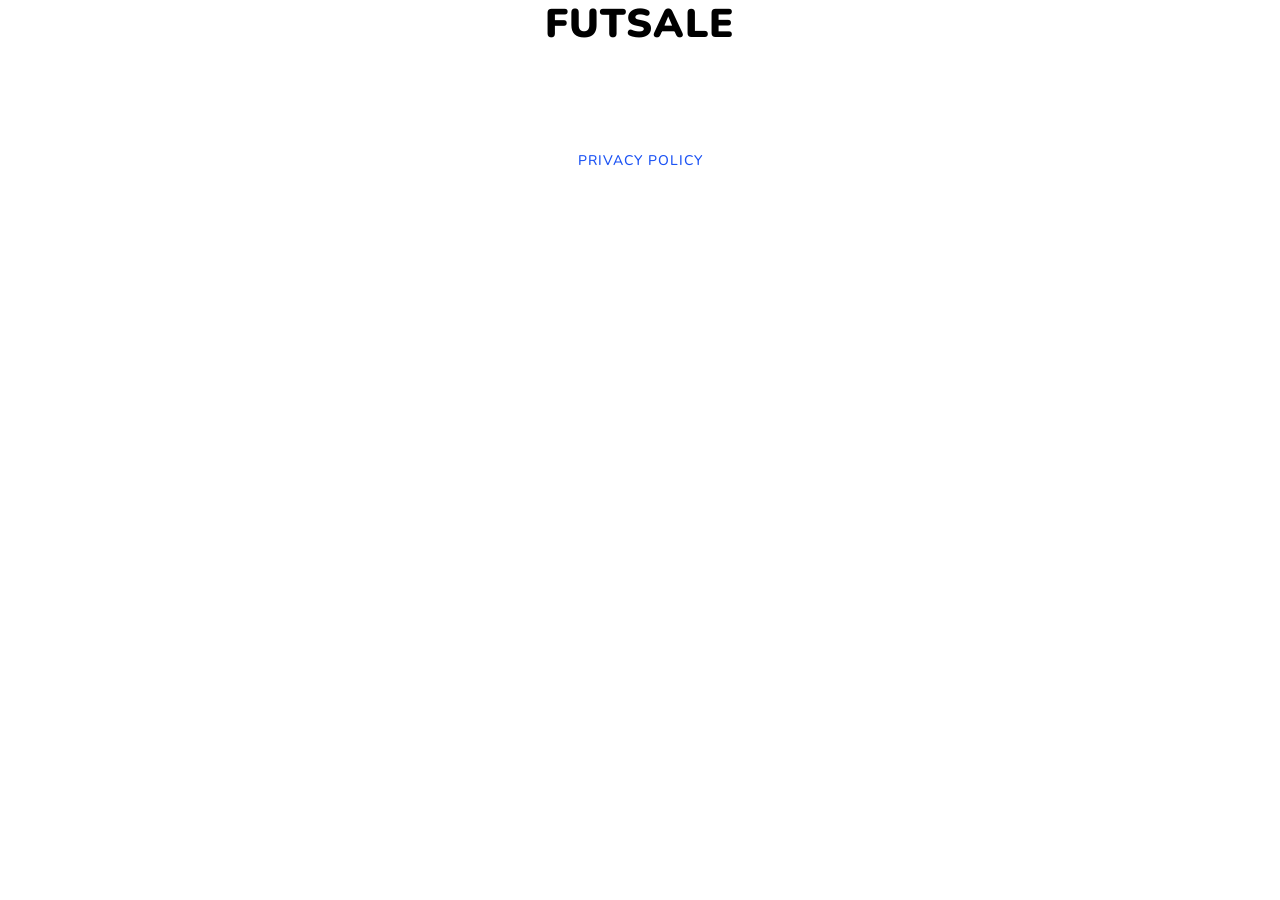
<file: index.html>
<!DOCTYPE html>
<!--suppress HtmlUnknownTag -->
<html lang="en">
<head>
    <meta charset="UTF-8">
    <meta name="viewport" content="width=device-width, initial-scale=1.0">
    <title>FUTSale</title>
    <link rel="icon" href="res/favicon.png" type="image/x-icon">
    <!--Beginning of Nunito Font Import-->
    <link rel="preconnect" href="https://fonts.googleapis.com">
    <link rel="preconnect" href="https://fonts.gstatic.com" crossorigin>
    <link href="https://fonts.googleapis.com/css2?family=Nunito:ital,wght@0,200;0,300;0,400;0,500;0,600;0,700;0,800;0,900;1,200;1,300;1,400;1,500;1,600;1,700;1,800;1,900&display=swap"
          rel="stylesheet">
    <!--End of Nunito Font Import-->
    <link rel="stylesheet" href="css/style_index.css">    <!--css document-->
    <meta name="google-site-verification" content="_jZTEYib04WLMWkehyK2WhEyJm6AWE8lmWtNppGdAes"/>
</head>
<body>
<div data-custom-class="body">
    <div class="title">
        FUTSale
    </div>

    <br>
    <br>

    <div class="privacy-policy">
        <a href="privacy_policy" target="_blank">Privacy Policy</a>
    </div>
</div>
</body>
</file>
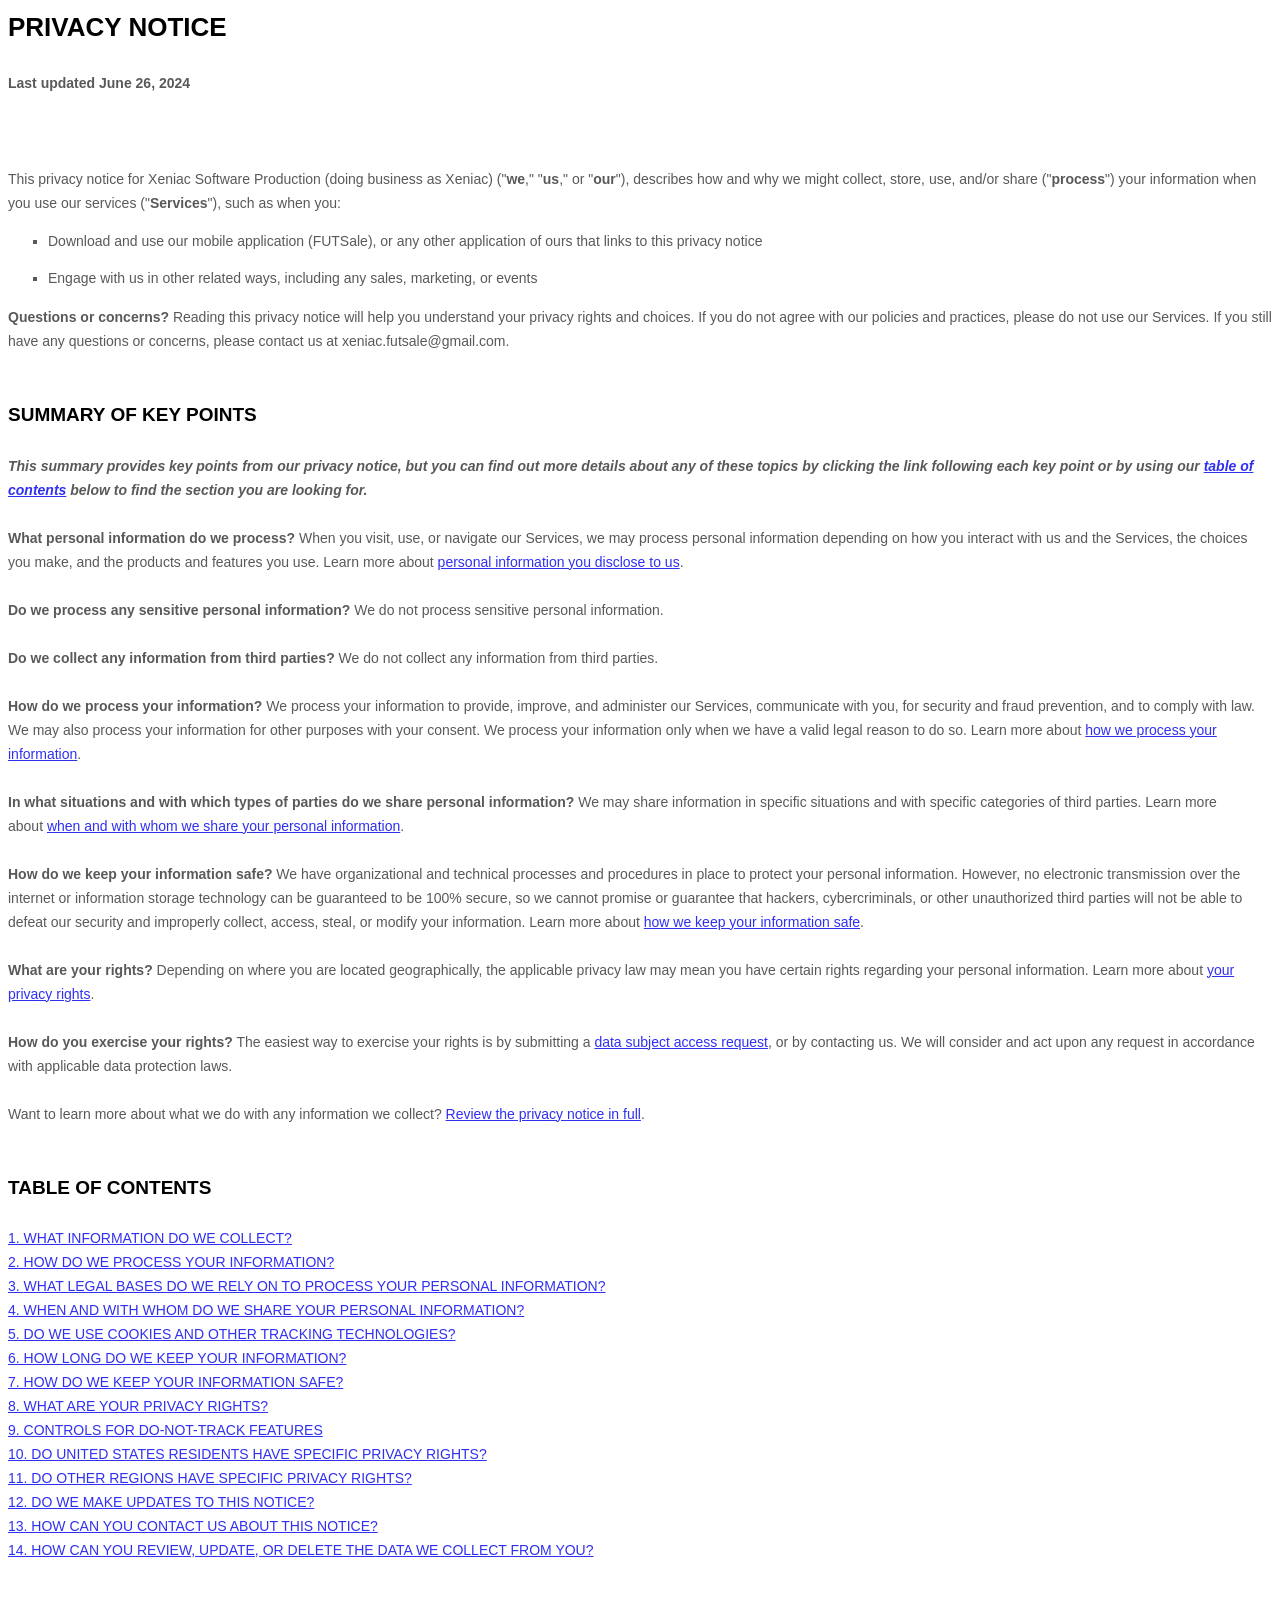
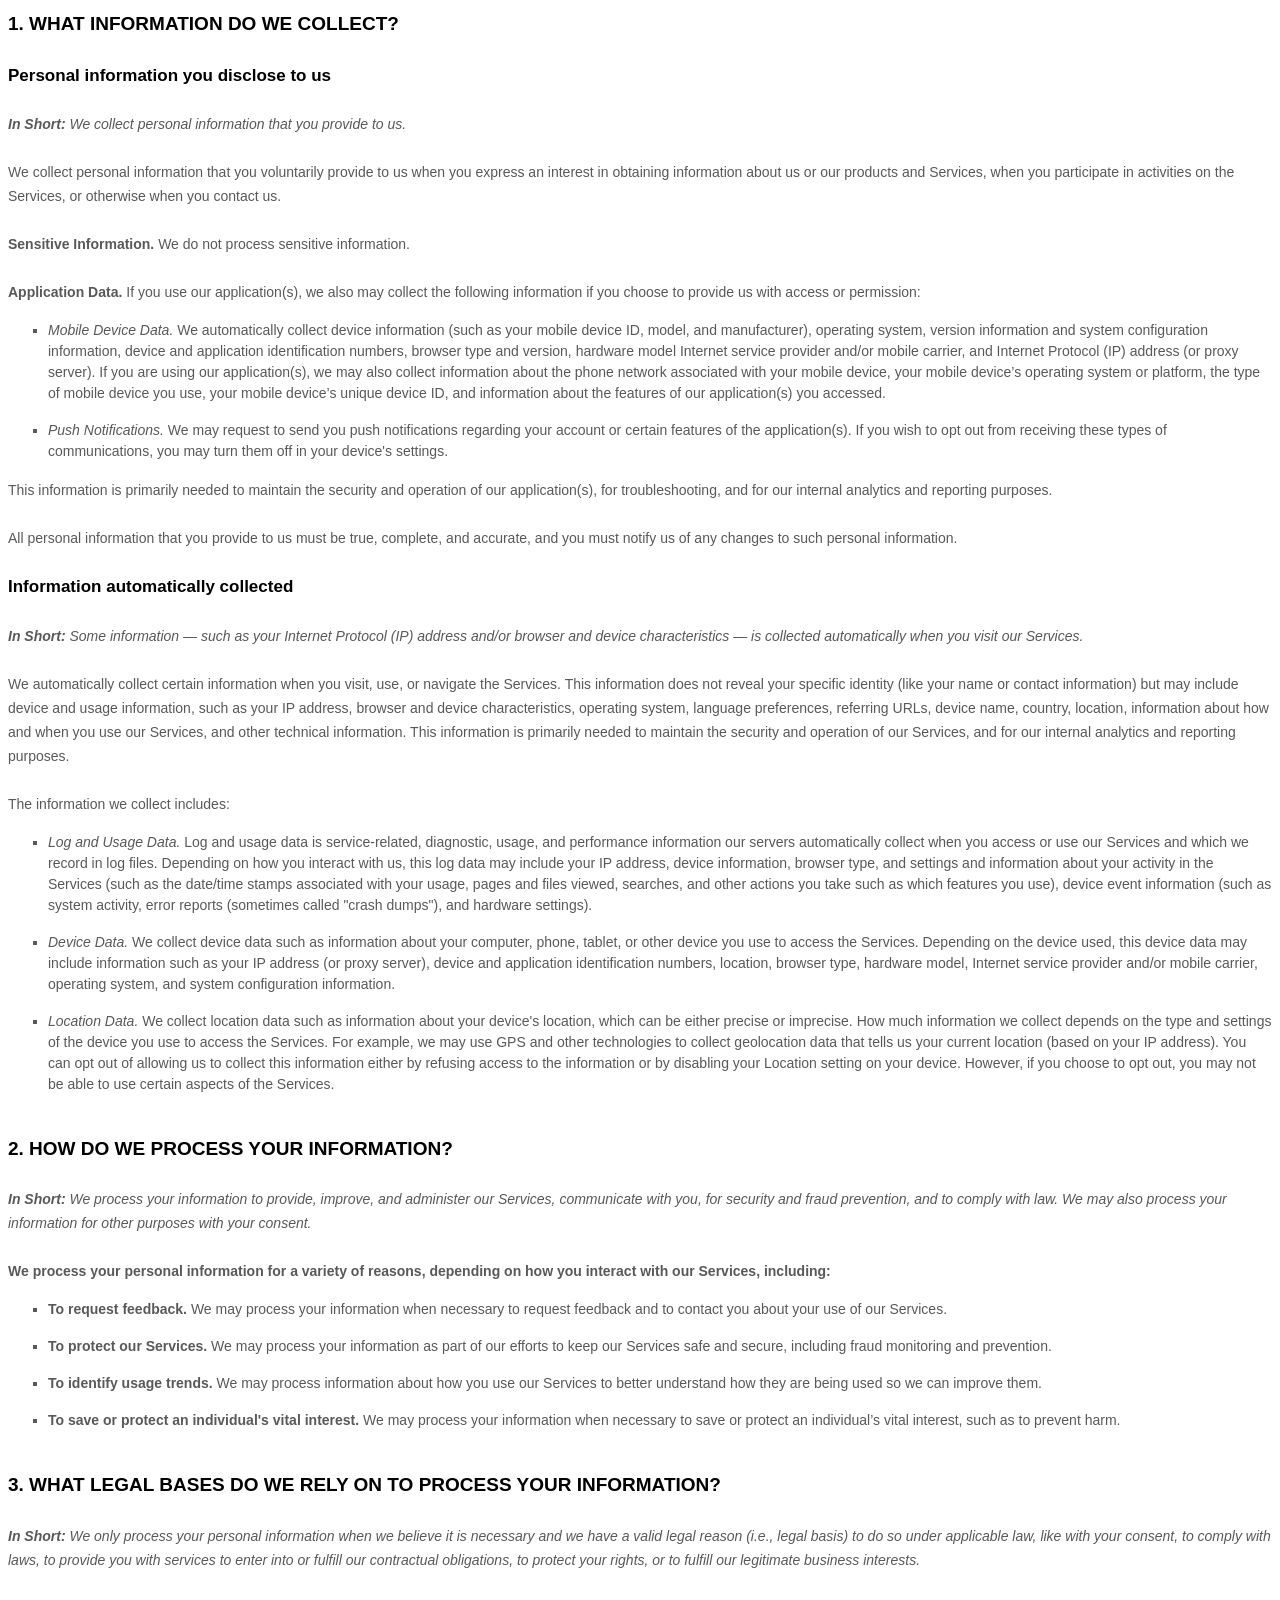
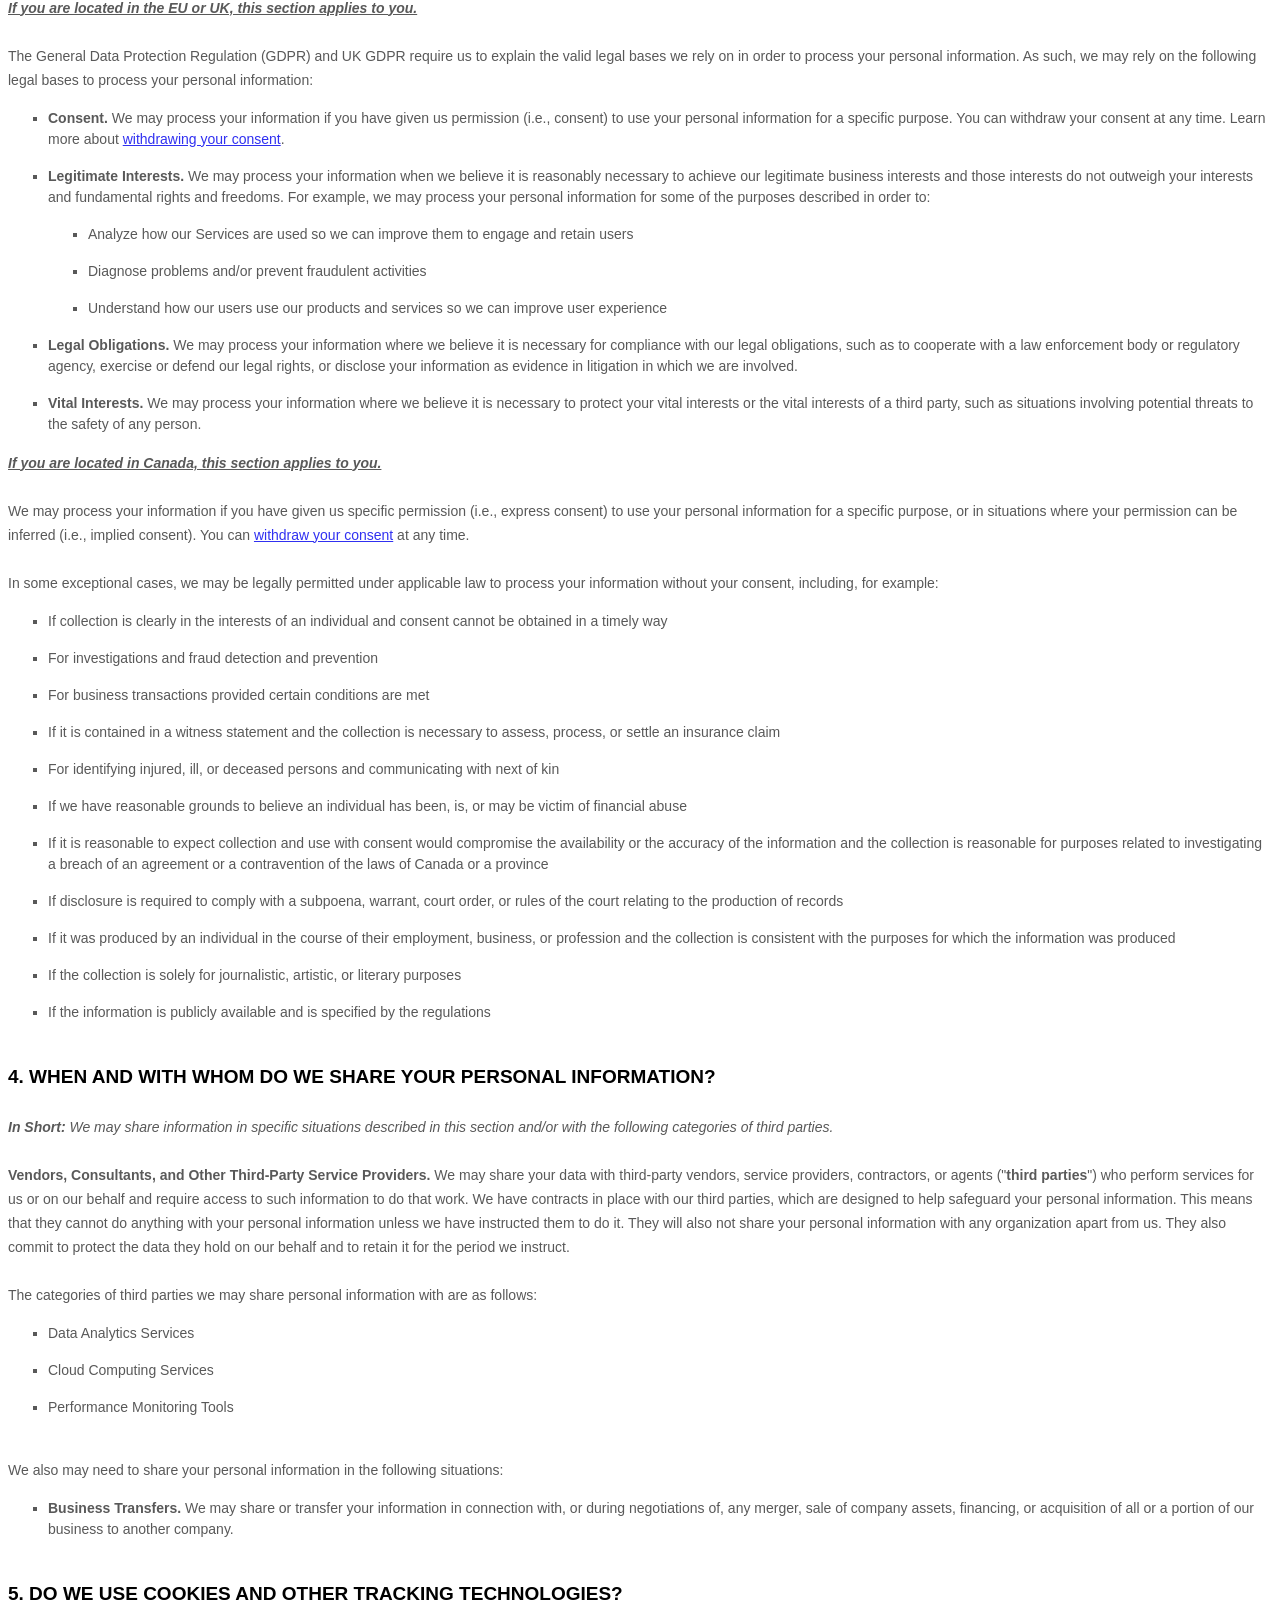
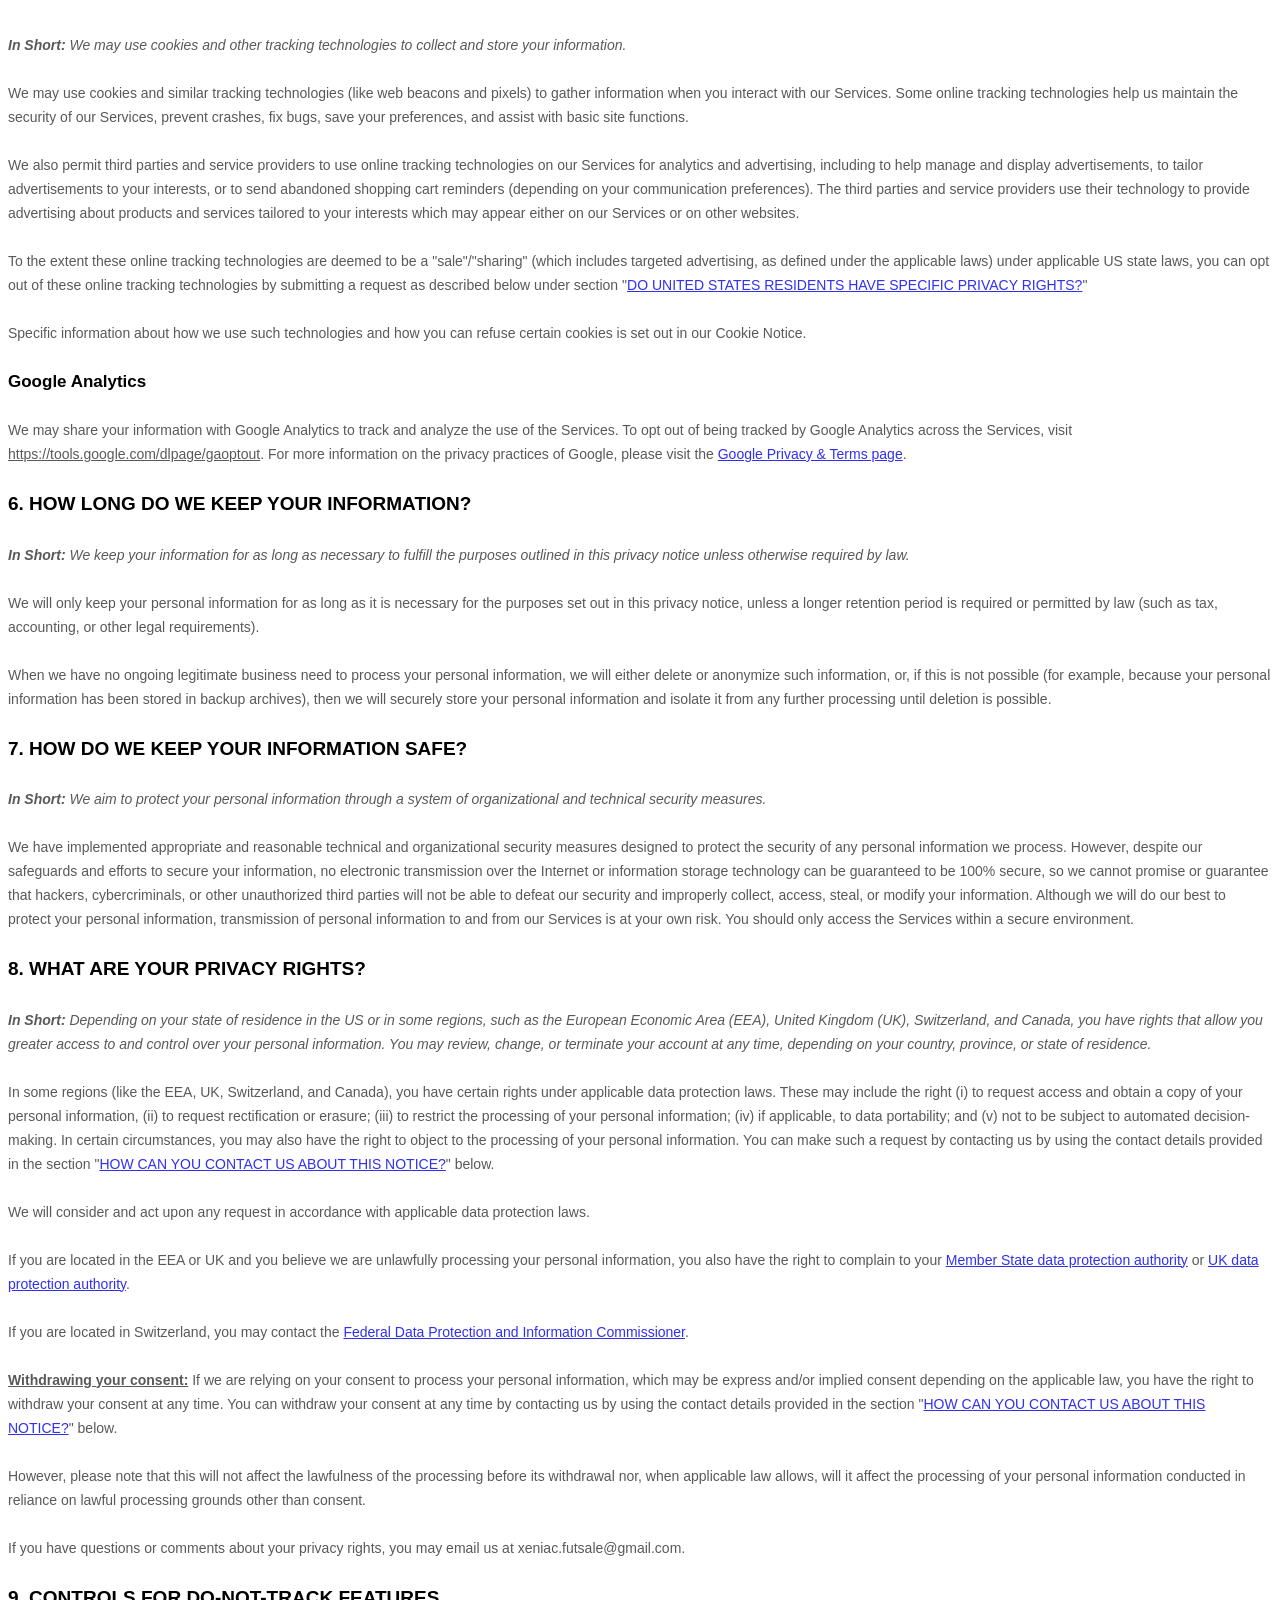
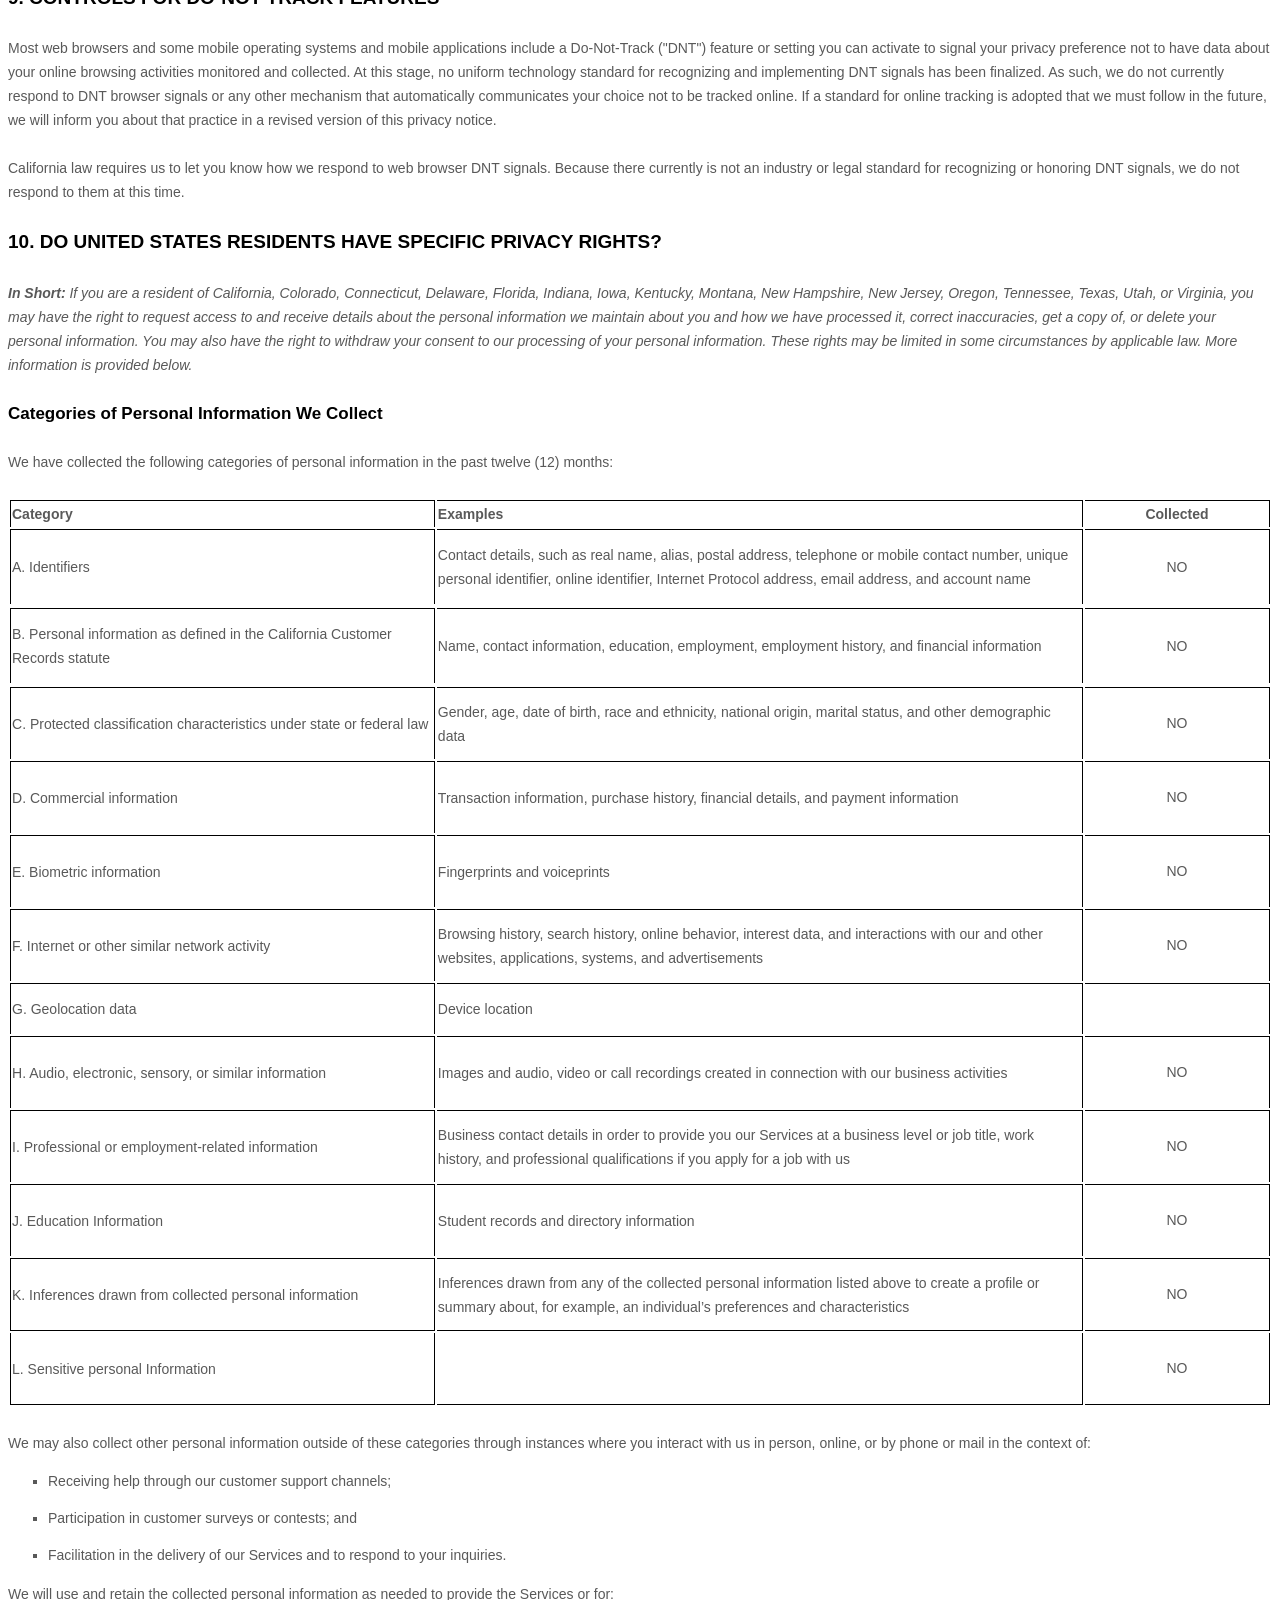
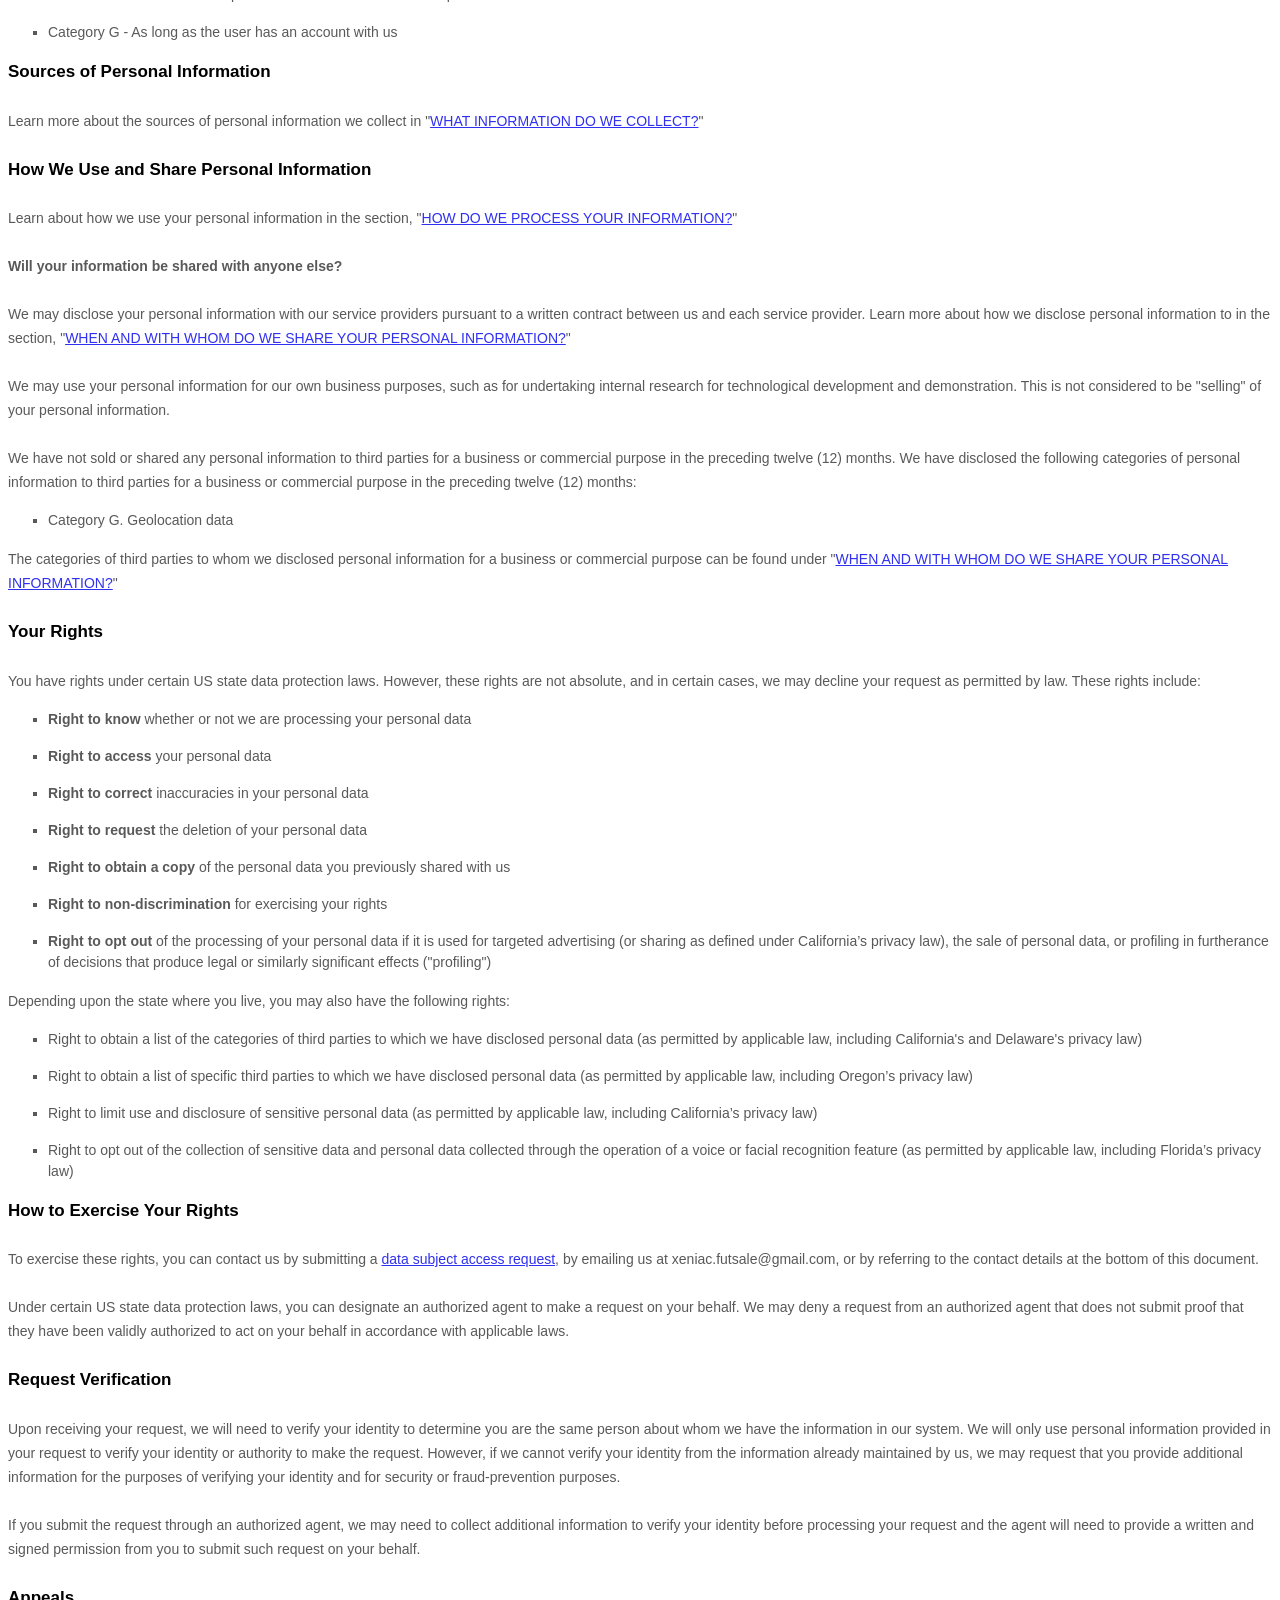
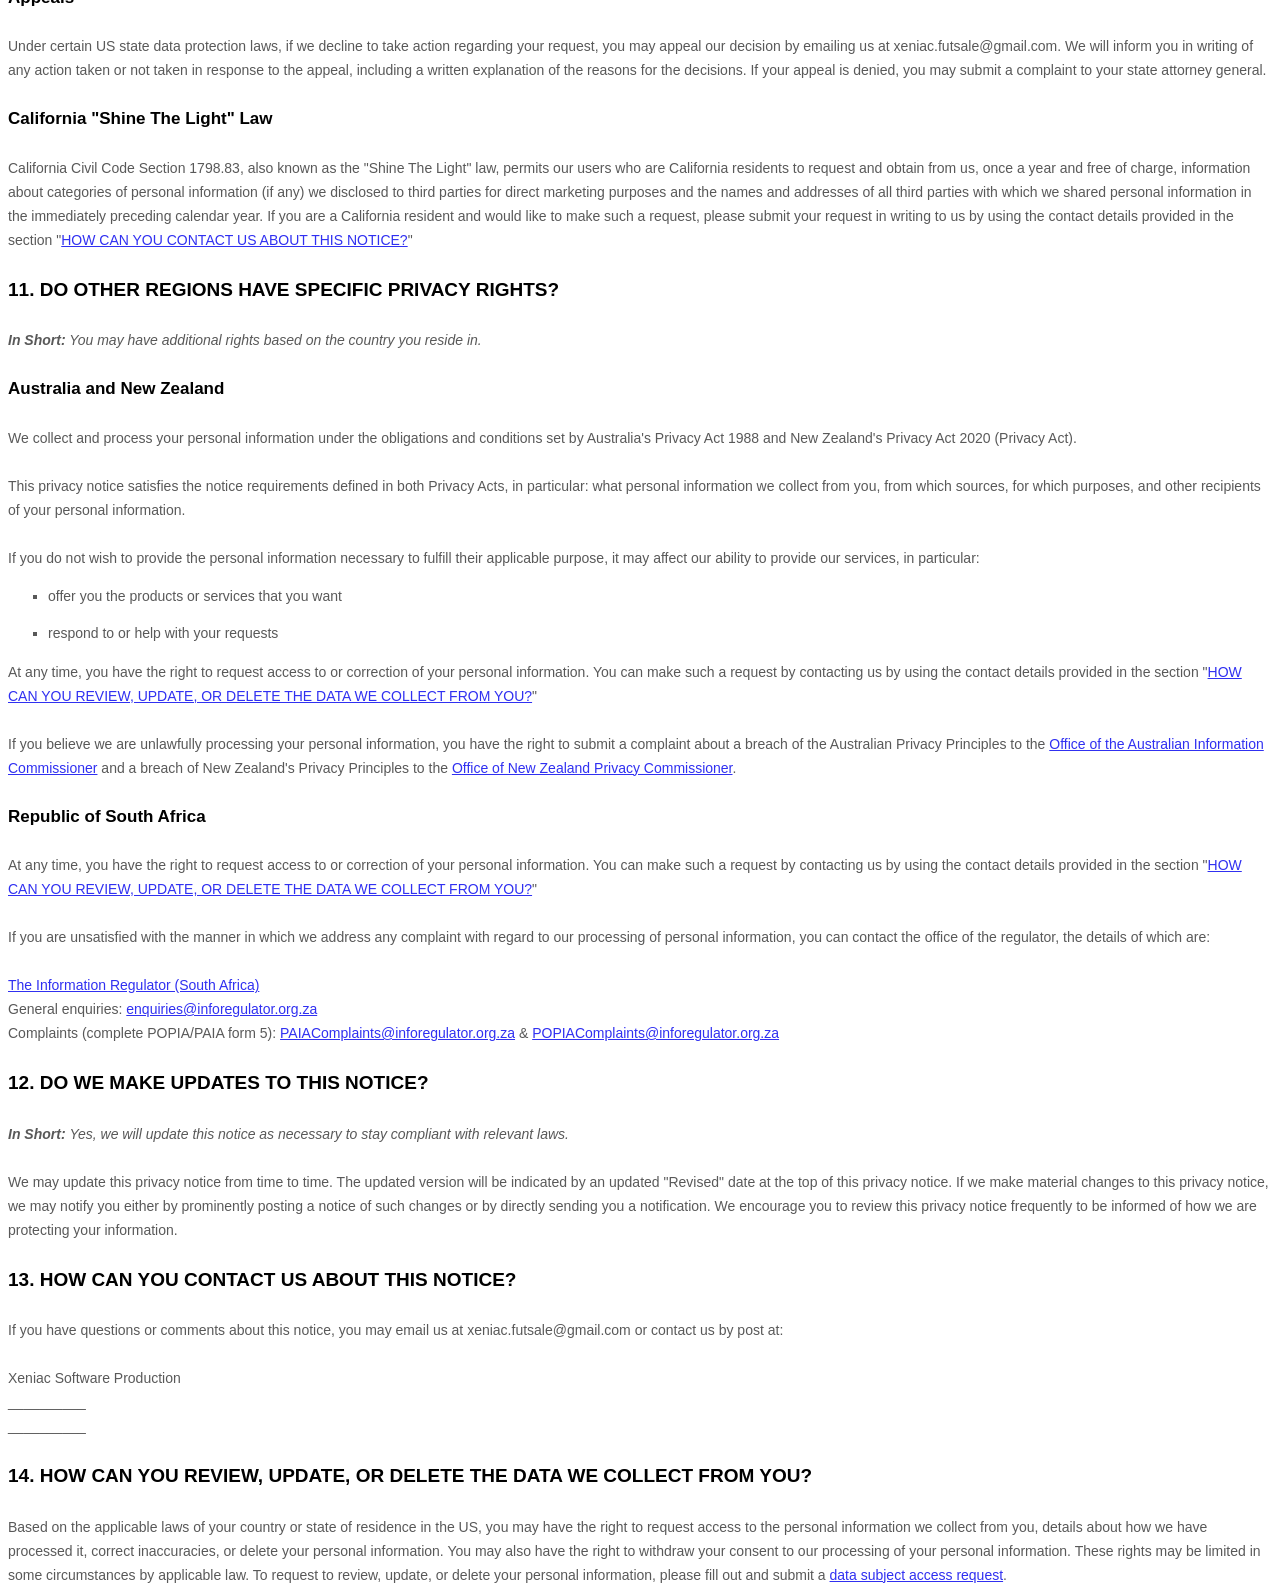
<file: privacy_policy.html>
<!DOCTYPE html>
<!--suppress HtmlUnknownTag -->
<html lang="en">
<head>
    <meta charset="UTF-8">
    <meta name="viewport" content="width=device-width, initial-scale=1.0">
    <title>Privacy Policy</title>
    <link rel="icon" href="res/favicon.png" type="image/x-icon">
</head>
<style>
    [data-custom-class='body'], [data-custom-class='body'] * {
            background: transparent !important;
          }
  [data-custom-class='title'], [data-custom-class='title'] * {
            font-family: Arial !important;
  font-size: 26px !important;
  color: #000000 !important;
          }
  [data-custom-class='subtitle'], [data-custom-class='subtitle'] * {
            font-family: Arial !important;
  color: #595959 !important;
  font-size: 14px !important;
          }
  [data-custom-class='heading_1'], [data-custom-class='heading_1'] * {
            font-family: Arial !important;
  font-size: 19px !important;
  color: #000000 !important;
          }
  [data-custom-class='heading_2'], [data-custom-class='heading_2'] * {
            font-family: Arial !important;
  font-size: 17px !important;
  color: #000000 !important;
          }
  [data-custom-class='body_text'], [data-custom-class='body_text'] * {
            color: #595959 !important;
  font-size: 14px !important;
  font-family: Arial !important;
          }
  [data-custom-class='link'], [data-custom-class='link'] * {
            color: #3030F1 !important;
  font-size: 14px !important;
  font-family: Arial !important;
  word-break: break-word !important;
          }
</style>
<div data-custom-class="body">
    <div><strong><span style="font-size: 26px;"><span data-custom-class="title"><bdt class="block-component"></bdt><bdt class="question">PRIVACY NOTICE</bdt><bdt class="statement-end-if-in-editor"></bdt></span></span></strong></div><div><br></div><div><span style="color: rgb(127, 127, 127);"><strong><span style="font-size: 15px;"><span data-custom-class="subtitle">Last updated <bdt class="question">June 26, 2024</bdt></span></span></strong></span></div><div><br></div><div><br></div><div><br></div><div style="line-height: 1.5;"><span style="color: rgb(127, 127, 127);"><span style="color: rgb(89, 89, 89); font-size: 15px;"><span data-custom-class="body_text">This privacy notice for <bdt class="question">Xeniac Software Production<bdt class="block-component"></bdt> (doing business as <bdt class="question">Xeniac</bdt>)<bdt class="statement-end-if-in-editor"></bdt></bdt> (<bdt class="block-component"></bdt>"<strong>we</strong>," "<strong>us</strong>," or "<strong>our</strong>"<bdt class="statement-end-if-in-editor"></bdt></span><span data-custom-class="body_text">), describes how and why we might collect, store, use, and/or share (<bdt class="block-component"></bdt>"<strong>process</strong>"<bdt class="statement-end-if-in-editor"></bdt>) your information when you use our services (<bdt class="block-component"></bdt>"<strong>Services</strong>"<bdt class="statement-end-if-in-editor"></bdt>), such as when you:</span></span></span><span style="font-size: 15px;"><span style="color: rgb(127, 127, 127);"><span data-custom-class="body_text"><span style="color: rgb(89, 89, 89);"><span data-custom-class="body_text"><bdt class="block-component"></bdt></span></span></span></span></span></span></span></span></li></ul><div><bdt class="block-component"><span style="font-size: 15px;"><span style="font-size: 15px;"><span style="color: rgb(127, 127, 127);"><span data-custom-class="body_text"><span style="color: rgb(89, 89, 89);"><span data-custom-class="body_text"><bdt class="block-component"></bdt></span></span></span></span></span></span></bdt></div><ul><li data-custom-class="body_text" style="line-height: 1.5;"><span style="font-size: 15px; color: rgb(89, 89, 89);"><span style="font-size: 15px; color: rgb(89, 89, 89);"><span data-custom-class="body_text">Download and use<bdt class="block-component"></bdt> our mobile application<bdt class="block-component"></bdt> (<bdt class="question">FUTSale)<span style="font-size: 15px; color: rgb(89, 89, 89);"><span style="font-size: 15px; color: rgb(89, 89, 89);"><span data-custom-class="body_text"><span style="font-size: 15px;"><span style="color: rgb(89, 89, 89);"><span data-custom-class="body_text"><span style="font-size: 15px;"><span style="color: rgb(89, 89, 89);"><bdt class="statement-end-if-in-editor">,</bdt></span></span></span></span></span></span></span></span></bdt></span><span data-custom-class="body_text"><span style="font-size: 15px;"><span style="color: rgb(89, 89, 89);"><span data-custom-class="body_text"><span style="font-size: 15px;"><span style="color: rgb(89, 89, 89);"><bdt class="statement-end-if-in-editor"><bdt class="block-component"> or any other application of ours that links to this privacy notice</bdt></bdt></span></span></span></span></span></span></span></span></li></ul><div style="line-height: 1.5;"><span style="font-size: 15px;"><span style="color: rgb(127, 127, 127);"><span data-custom-class="body_text"><span style="color: rgb(89, 89, 89);"><span data-custom-class="body_text"><bdt class="block-component"></bdt></span></span></span></span></span></div><ul><li data-custom-class="body_text" style="line-height: 1.5;"><span style="font-size: 15px; color: rgb(89, 89, 89);"><span style="font-size: 15px; color: rgb(89, 89, 89);"><span data-custom-class="body_text">Engage with us in other related ways, including any sales, marketing, or events<span style="font-size: 15px;"><span style="color: rgb(89, 89, 89);"><span data-custom-class="body_text"><span style="font-size: 15px;"><span style="color: rgb(89, 89, 89);"><bdt class="statement-end-if-in-editor"></bdt></span></span></span></span></span></span></span></span></li></ul><div style="line-height: 1.5;"><span style="font-size: 15px;"><span style="color: rgb(127, 127, 127);"><span data-custom-class="body_text"><strong>Questions or concerns? </strong>Reading this privacy notice will help you understand your privacy rights and choices. If you do not agree with our policies and practices, please do not use our Services.<bdt class="block-component"></bdt> If you still have any questions or concerns, please contact us at <bdt class="question">xeniac.futsale@gmail.com</bdt>.</span></span></span></div><div style="line-height: 1.5;"><br></div><div style="line-height: 1.5;"><br></div><div style="line-height: 1.5;"><strong><span style="font-size: 15px;"><span data-custom-class="heading_1">SUMMARY OF KEY POINTS</span></span></strong></div><div style="line-height: 1.5;"><br></div><div style="line-height: 1.5;"><span style="font-size: 15px;"><span data-custom-class="body_text"><strong><em>This summary provides key points from our privacy notice, but you can find out more details about any of these topics by clicking the link following each key point or by using our </em></strong></span></span><a data-custom-class="link" href="#toc"><span style="color: rgb(0, 58, 250); font-size: 15px;"><span data-custom-class="body_text"><strong><em>table of contents</em></strong></span></span></a><span style="font-size: 15px;"><span data-custom-class="body_text"><strong><em> below to find the section you are looking for.</em></strong></span></span></div><div style="line-height: 1.5;"><br></div><div style="line-height: 1.5;"><span style="font-size: 15px;"><span data-custom-class="body_text"><strong>What personal information do we process?</strong> When you visit, use, or navigate our Services, we may process personal information depending on how you interact with us and the Services, the choices you make, and the products and features you use. Learn more about </span></span><a data-custom-class="link" href="#personalinfo"><span style="color: rgb(0, 58, 250); font-size: 15px;"><span data-custom-class="body_text">personal information you disclose to us</span></span></a><span data-custom-class="body_text">.</span></div><div style="line-height: 1.5;"><br></div><div style="line-height: 1.5;"><span style="font-size: 15px;"><span data-custom-class="body_text"><strong>Do we process any sensitive personal information?</strong> <bdt class="block-component"></bdt>We do not process sensitive personal information.<bdt class="else-block"></bdt></span></span></div><div style="line-height: 1.5;"><br></div><div style="line-height: 1.5;"><span style="font-size: 15px;"><span data-custom-class="body_text"><strong>Do we collect any information from third parties?</strong> <bdt class="block-component"></bdt>We do not collect any information from third parties.<bdt class="else-block"></bdt></span></span></div><div style="line-height: 1.5;"><br></div><div style="line-height: 1.5;"><span style="font-size: 15px;"><span data-custom-class="body_text"><strong>How do we process your information?</strong> We process your information to provide, improve, and administer our Services, communicate with you, for security and fraud prevention, and to comply with law. We may also process your information for other purposes with your consent. We process your information only when we have a valid legal reason to do so. Learn more about </span></span><a data-custom-class="link" href="#infouse"><span style="color: rgb(0, 58, 250); font-size: 15px;"><span data-custom-class="body_text">how we process your information</span></span></a><span data-custom-class="body_text">.</span></div><div style="line-height: 1.5;"><br></div><div style="line-height: 1.5;"><span style="font-size: 15px;"><span data-custom-class="body_text"><strong>In what situations and with which <bdt class="block-component"></bdt>types of <bdt class="statement-end-if-in-editor"></bdt>parties do we share personal information?</strong> We may share information in specific situations and with specific <bdt class="block-component"></bdt>categories of <bdt class="statement-end-if-in-editor"></bdt>third parties. Learn more about </span></span><a data-custom-class="link" href="#whoshare"><span style="color: rgb(0, 58, 250); font-size: 15px;"><span data-custom-class="body_text">when and with whom we share your personal information</span></span></a><span style="font-size: 15px;"><span data-custom-class="body_text">.<bdt class="block-component"></bdt></span></span></div><div style="line-height: 1.5;"><br></div><div style="line-height: 1.5;"><span style="font-size: 15px;"><span data-custom-class="body_text"><strong>How do we keep your information safe?</strong> We have <bdt class="block-component"></bdt>organizational<bdt class="statement-end-if-in-editor"></bdt> and technical processes and procedures in place to protect your personal information. However, no electronic transmission over the internet or information storage technology can be guaranteed to be 100% secure, so we cannot promise or guarantee that hackers, cybercriminals, or other <bdt class="block-component"></bdt>unauthorized<bdt class="statement-end-if-in-editor"></bdt> third parties will not be able to defeat our security and improperly collect, access, steal, or modify your information. Learn more about </span></span><a data-custom-class="link" href="#infosafe"><span style="color: rgb(0, 58, 250); font-size: 15px;"><span data-custom-class="body_text">how we keep your information safe</span></span></a><span data-custom-class="body_text">.</span><span style="font-size: 15px;"><span data-custom-class="body_text"><bdt class="statement-end-if-in-editor"></bdt></span></span></div><div style="line-height: 1.5;"><br></div><div style="line-height: 1.5;"><span style="font-size: 15px;"><span data-custom-class="body_text"><strong>What are your rights?</strong> Depending on where you are located geographically, the applicable privacy law may mean you have certain rights regarding your personal information. Learn more about </span></span><a data-custom-class="link" href="#privacyrights"><span style="color: rgb(0, 58, 250); font-size: 15px;"><span data-custom-class="body_text">your privacy rights</span></span></a><span data-custom-class="body_text">.</span></div><div style="line-height: 1.5;"><br></div><div style="line-height: 1.5;"><span style="font-size: 15px;"><span data-custom-class="body_text"><strong>How do you exercise your rights?</strong> The easiest way to exercise your rights is by <bdt class="block-component">submitting a </bdt></span></span><a data-custom-class="link" href="https://app.termly.io/notify/4b49c0f2-8bab-4f18-a84b-fa785b37e4d9" rel="noopener noreferrer" target="_blank"><span style="color: rgb(0, 58, 250); font-size: 15px;"><span data-custom-class="body_text">data subject access request</span></span></a><span style="font-size: 15px;"><span data-custom-class="body_text"><bdt class="block-component"></bdt>, or by contacting us. We will consider and act upon any request in accordance with applicable data protection laws.</span></span></div><div style="line-height: 1.5;"><br></div><div style="line-height: 1.5;"><span style="font-size: 15px;"><span data-custom-class="body_text">Want to learn more about what we do with any information we collect? </span></span><a data-custom-class="link" href="#toc"><span style="color: rgb(0, 58, 250); font-size: 15px;"><span data-custom-class="body_text">Review the privacy notice in full</span></span></a><span style="font-size: 15px;"><span data-custom-class="body_text">.</span></span></div><div style="line-height: 1.5;"><br></div><div style="line-height: 1.5;"><br></div><div id="toc" style="line-height: 1.5;"><span style="font-size: 15px;"><span style="color: rgb(127, 127, 127);"><span style="color: rgb(0, 0, 0);"><strong><span data-custom-class="heading_1">TABLE OF CONTENTS</span></strong></span></span></span></div><div style="line-height: 1.5;"><br></div><div style="line-height: 1.5;"><span style="font-size: 15px;"><a data-custom-class="link" href="#infocollect"><span style="color: rgb(0, 58, 250);">1. WHAT INFORMATION DO WE COLLECT?</span></a></span></div><div style="line-height: 1.5;"><span style="font-size: 15px;"><a data-custom-class="link" href="#infouse"><span style="color: rgb(0, 58, 250);">2. HOW DO WE PROCESS YOUR INFORMATION?<bdt class="block-component"></bdt></span></a></span></div><div style="line-height: 1.5;"><span style="font-size: 15px;"><a data-custom-class="link" href="#legalbases"><span style="color: rgb(0, 58, 250);">3. <span style="font-size: 15px;"><span style="color: rgb(0, 58, 250);">WHAT LEGAL BASES DO WE RELY ON TO PROCESS YOUR PERSONAL INFORMATION?</span></span><bdt class="statement-end-if-in-editor"></bdt></span></a></span></div><div style="line-height: 1.5;"><span style="font-size: 15px;"><span style="color: rgb(0, 58, 250);"><a data-custom-class="link" href="#whoshare">4. WHEN AND WITH WHOM DO WE SHARE YOUR PERSONAL INFORMATION?</a></span><span data-custom-class="body_text"><bdt class="block-component"></bdt></a><span style="color: rgb(127, 127, 127);"><span style="color: rgb(89, 89, 89);"><span data-custom-class="body_text"><span style="color: rgb(89, 89, 89);"><bdt class="block-component"></bdt></span></span></span></span></span></div><div style="line-height: 1.5;"><span style="font-size: 15px;"><a data-custom-class="link" href="#cookies"><span style="color: rgb(0, 58, 250);">5. DO WE USE COOKIES AND OTHER TRACKING TECHNOLOGIES?</span></a><span style="color: rgb(127, 127, 127);"><span style="color: rgb(89, 89, 89);"><span data-custom-class="body_text"><span style="color: rgb(89, 89, 89);"><bdt class="statement-end-if-in-editor"></bdt></span></span><span data-custom-class="body_text"><span style="color: rgb(89, 89, 89);"><span style="color: rgb(89, 89, 89);"><span style="color: rgb(89, 89, 89);"><bdt class="block-component"></bdt></span></span><bdt class="block-component"></bdt></span></span></span></span></span></div><div style="line-height: 1.5;"><span style="font-size: 15px;"><a data-custom-class="link" href="#inforetain"><span style="color: rgb(0, 58, 250);">6. HOW LONG DO WE KEEP YOUR INFORMATION?</span></a><span style="color: rgb(127, 127, 127);"><span style="color: rgb(89, 89, 89);"><span data-custom-class="body_text"><span style="color: rgb(89, 89, 89);"><span style="color: rgb(89, 89, 89);"><bdt class="block-component"></bdt></span></span></span></span></span></span></div><div style="line-height: 1.5;"><span style="font-size: 15px;"><a data-custom-class="link" href="#infosafe"><span style="color: rgb(0, 58, 250);">7. HOW DO WE KEEP YOUR INFORMATION SAFE?</span></a><span style="color: rgb(127, 127, 127);"><span style="color: rgb(89, 89, 89);"><span data-custom-class="body_text"><span style="color: rgb(89, 89, 89);"><bdt class="statement-end-if-in-editor"></bdt><bdt class="block-component"></bdt></span></span></span></span></span></div><div style="line-height: 1.5;"><span style="font-size: 15px;"><span style="color: rgb(0, 58, 250);"><a data-custom-class="link" href="#privacyrights">8. WHAT ARE YOUR PRIVACY RIGHTS?</a></span></span></div><div style="line-height: 1.5;"><span style="font-size: 15px;"><a data-custom-class="link" href="#DNT"><span style="color: rgb(0, 58, 250);">9. CONTROLS FOR DO-NOT-TRACK FEATURES<bdt class="block-component"></bdt></span></a></span></div><div style="line-height: 1.5;"><span style="font-size: 15px;"><a data-custom-class="link" href="#uslaws"><span style="color: rgb(0, 58, 250);">10. DO UNITED STATES RESIDENTS HAVE SPECIFIC PRIVACY RIGHTS?</span></a></span><bdt class="block-component"><span style="font-size: 15px;"><span data-custom-class="body_text"></span></span></bdt></div><div style="line-height: 1.5;"><a data-custom-class="link" href="#otherlaws"><span style="color: rgb(0, 58, 250); font-size: 15px;">11. DO OTHER REGIONS HAVE SPECIFIC PRIVACY RIGHTS?</span></a><span style="font-size: 15px;"><bdt class="statement-end-if-in-editor"><span data-custom-class="body_text"></span></bdt></span></div><div style="line-height: 1.5;"><bdt class="block-component"><span style="font-size: 15px;"></bdt><bdt class="block-component"></bdt><bdt class="block-component"></bdt><bdt class="block-component"></bdt><bdt class="block-component"></bdt><bdt class="block-component"></bdt><bdt class="block-component"></bdt><bdt class="block-component"></bdt><bdt class="block-component"></bdt><bdt class="block-component"></span></bdt></div><div style="line-height: 1.5;"><span style="font-size: 15px;"><a data-custom-class="link" href="#policyupdates"><span style="color: rgb(0, 58, 250);">12. DO WE MAKE UPDATES TO THIS NOTICE?</span></a></span></div><div style="line-height: 1.5;"><a data-custom-class="link" href="#contact"><span style="color: rgb(0, 58, 250); font-size: 15px;">13. HOW CAN YOU CONTACT US ABOUT THIS NOTICE?</span></a></div><div style="line-height: 1.5;"><a data-custom-class="link" href="#request"><span style="color: rgb(0, 58, 250);">14. HOW CAN YOU REVIEW, UPDATE, OR DELETE THE DATA WE COLLECT FROM YOU?</span></a></div><div style="line-height: 1.5;"><br></div><div style="line-height: 1.5;"><br></div><div id="infocollect" style="line-height: 1.5;"><span style="color: rgb(0, 0, 0);"><span style="color: rgb(0, 0, 0); font-size: 15px;"><span style="font-size: 15px; color: rgb(0, 0, 0);"><span style="font-size: 15px; color: rgb(0, 0, 0);"><span id="control" style="color: rgb(0, 0, 0);"><strong><span data-custom-class="heading_1">1. WHAT INFORMATION DO WE COLLECT?</span></strong></span></span></span></span></span></div><div style="line-height: 1.5;"><br></div><div id="personalinfo" style="line-height: 1.5;"><span data-custom-class="heading_2" style="color: rgb(0, 0, 0);"><span style="font-size: 15px;"><strong>Personal information you disclose to us</strong></span></span></div><div><div><br></div><div style="line-height: 1.5;"><span style="color: rgb(127, 127, 127);"><span style="color: rgb(89, 89, 89); font-size: 15px;"><span data-custom-class="body_text"><span style="font-size: 15px; color: rgb(89, 89, 89);"><span style="font-size: 15px; color: rgb(89, 89, 89);"><span data-custom-class="body_text"><strong><em>In Short:</em></strong></span></span></span></span><span data-custom-class="body_text"><span style="font-size: 15px; color: rgb(89, 89, 89);"><span style="font-size: 15px; color: rgb(89, 89, 89);"><span data-custom-class="body_text"><strong><em> </em></strong><em>We collect personal information that you provide to us.</em></span></span></span></span></span></span></div></div><div style="line-height: 1.5;"><br></div><div style="line-height: 1.5;"><span style="font-size: 15px; color: rgb(89, 89, 89);"><span style="font-size: 15px; color: rgb(89, 89, 89);"><span data-custom-class="body_text">We collect personal information that you voluntarily provide to us when you <span style="font-size: 15px;"><bdt class="block-component"></bdt></span></span><span data-custom-class="body_text">express an interest in obtaining information about us or our products and Services, when you participate in activities on the Services, or otherwise when you contact us.</span></span></span></span></div><div style="line-height: 1.5;"><br></div><div style="line-height: 1.5;"><span style="font-size: 15px; color: rgb(89, 89, 89);"><span style="font-size: 15px; color: rgb(89, 89, 89);"><span data-custom-class="body_text"><span style="font-size: 15px;"><bdt class="block-component"></bdt></span></span></span></span></span></div><div id="sensitiveinfo" style="line-height: 1.5;"><span style="font-size: 15px;"><span data-custom-class="body_text"><strong>Sensitive Information.</strong> <bdt class="block-component"></bdt>We do not process sensitive information.</span></span></div><div style="line-height: 1.5;"><br></div><div style="line-height: 1.5;"><span style="font-size: 15px;"><span data-custom-class="body_text"><bdt class="else-block"></bdt></span></span><span style="font-size: 15px; color: rgb(89, 89, 89);"><span style="font-size: 15px; color: rgb(89, 89, 89);"><span data-custom-class="body_text"><span style="font-size: 15px;"><span data-custom-class="body_text"><bdt class="block-component"><bdt class="block-component"></bdt></bdt></span></span></span></span><bdt class="block-component"><bdt class="block-component"></bdt></bdt></div><div style="line-height: 1.5;"><span data-custom-class="body_text"><span style="font-size: 15px;"><strong>Application Data.</strong> If you use our application(s), we also may collect the following information if you choose to provide us with access or permission:<bdt class="block-component"></bdt></span></span></li></ul><div style="line-height: 1.5;"><bdt class="block-component"><span style="font-size: 15px;"><span data-custom-class="body_text"></bdt></span></span></li></ul><div style="line-height: 1.5;"><bdt class="block-component"><span style="font-size: 15px;"><span data-custom-class="body_text"></span></span></bdt></div><ul><li data-custom-class="body_text" style="line-height: 1.5;"><span style="font-size: 15px;"><span data-custom-class="body_text"><em>Mobile Device Data.</em> We automatically collect device information (such as your mobile device ID, model, and manufacturer), operating system, version information and system configuration information, device and application identification numbers, browser type and version, hardware model Internet service provider and/or mobile carrier, and Internet Protocol (IP) address (or proxy server). If you are using our application(s), we may also collect information about the phone network associated with your mobile device, your mobile device’s operating system or platform, the type of mobile device you use, your mobile device’s unique device ID, and information about the features of our application(s) you accessed.<bdt class="statement-end-if-in-editor"></bdt></span></span></li></ul><div style="line-height: 1.5;"><bdt class="block-component"><span style="font-size: 15px;"><span data-custom-class="body_text"></span></span></bdt></div><ul><li data-custom-class="body_text" style="line-height: 1.5;"><span style="font-size: 15px;"><span data-custom-class="body_text"><em>Push Notifications.</em> We may request to send you push notifications regarding your account or certain features of the application(s). If you wish to opt out from receiving these types of communications, you may turn them off in your device's settings.<bdt class="statement-end-if-in-editor"></bdt></span></span></li></ul><div style="line-height: 1.5;"><span style="font-size: 15px;"><span data-custom-class="body_text">This information is primarily needed to maintain the security and operation of our application(s), for troubleshooting, and for our internal analytics and reporting purposes.</span></span></div><div style="line-height: 1.5;"><br></div><div style="line-height: 1.5;"><bdt class="statement-end-if-in-editor"><span style="font-size: 15px;"><span data-custom-class="body_text"></span></span></bdt></div><div style="line-height: 1.5;"><span style="font-size: 15px; color: rgb(89, 89, 89);"><span style="font-size: 15px; color: rgb(89, 89, 89);"><span data-custom-class="body_text">All personal information that you provide to us must be true, complete, and accurate, and you must notify us of any changes to such personal information.</span></span></span></div><div style="line-height: 1.5;"><br></div><div style="line-height: 1.5;"><span style="font-size: 15px; color: rgb(89, 89, 89);"><span style="font-size: 15px; color: rgb(89, 89, 89);"><span data-custom-class="body_text"><bdt class="block-component"></bdt></span></span></span></div><div style="line-height: 1.5;"><span data-custom-class="heading_2" style="color: rgb(0, 0, 0);"><span style="font-size: 15px;"><strong>Information automatically collected</strong></span></span></div><div><div><br></div><div style="line-height: 1.5;"><span style="color: rgb(127, 127, 127);"><span style="color: rgb(89, 89, 89); font-size: 15px;"><span data-custom-class="body_text"><span style="font-size: 15px; color: rgb(89, 89, 89);"><span style="font-size: 15px; color: rgb(89, 89, 89);"><span data-custom-class="body_text"><strong><em>In Short:</em></strong></span></span></span></span><span data-custom-class="body_text"><span style="font-size: 15px; color: rgb(89, 89, 89);"><span style="font-size: 15px; color: rgb(89, 89, 89);"><span data-custom-class="body_text"><strong><em> </em></strong><em>Some information — such as your Internet Protocol (IP) address and/or browser and device characteristics — is collected automatically when you visit our Services.</em></span></span></span></span></span></span></div></div><div style="line-height: 1.5;"><br></div><div style="line-height: 1.5;"><span style="font-size: 15px; color: rgb(89, 89, 89);"><span style="font-size: 15px; color: rgb(89, 89, 89);"><span data-custom-class="body_text">We automatically collect certain information when you visit, use, or navigate the Services. This information does not reveal your specific identity (like your name or contact information) but may include device and usage information, such as your IP address, browser and device characteristics, operating system, language preferences, referring URLs, device name, country, location, information about how and when you use our Services, and other technical information. This information is primarily needed to maintain the security and operation of our Services, and for our internal analytics and reporting purposes.</span></span></span></div><div style="line-height: 1.5;"><br></div><div style="line-height: 1.5;"><span style="font-size: 15px; color: rgb(89, 89, 89);"><span style="font-size: 15px; color: rgb(89, 89, 89);"><span data-custom-class="body_text"><bdt class="block-component"></span></bdt></span><span data-custom-class="body_text"><bdt class="block-component"></bdt></span></span></span></div><div style="line-height: 1.5;"><span style="font-size: 15px; color: rgb(89, 89, 89);"><span style="font-size: 15px; color: rgb(89, 89, 89);"><span data-custom-class="body_text">The information we collect includes:<bdt class="block-component"></bdt></span></span></span></div><ul><li data-custom-class="body_text" style="line-height: 1.5;"><span style="font-size: 15px; color: rgb(89, 89, 89);"><span style="font-size: 15px; color: rgb(89, 89, 89);"><span data-custom-class="body_text"><em>Log and Usage Data.</em> Log and usage data is service-related, diagnostic, usage, and performance information our servers automatically collect when you access or use our Services and which we record in log files. Depending on how you interact with us, this log data may include your IP address, device information, browser type, and settings and information about your activity in the Services<span style="font-size: 15px;"> </span>(such as the date/time stamps associated with your usage, pages and files viewed, searches, and other actions you take such as which features you use), device event information (such as system activity, error reports (sometimes called <bdt class="block-component"></bdt>"crash dumps"<bdt class="statement-end-if-in-editor"></bdt>), and hardware settings).<span style="font-size: 15px;"><span style="color: rgb(89, 89, 89);"><span data-custom-class="body_text"><span style="font-size: 15px;"><span style="color: rgb(89, 89, 89);"><bdt class="statement-end-if-in-editor"></bdt></span></span></span></span></span></span></span></span></li></ul><div style="line-height: 1.5;"><bdt class="block-component"><span style="font-size: 15px;"><span data-custom-class="body_text"></span></span></bdt></div><ul><li data-custom-class="body_text" style="line-height: 1.5;"><span style="font-size: 15px; color: rgb(89, 89, 89);"><span style="font-size: 15px; color: rgb(89, 89, 89);"><span data-custom-class="body_text"><em>Device Data.</em> We collect device data such as information about your computer, phone, tablet, or other device you use to access the Services. Depending on the device used, this device data may include information such as your IP address (or proxy server), device and application identification numbers, location, browser type, hardware model, Internet service provider and/or mobile carrier, operating system, and system configuration information.<span style="font-size: 15px;"><span style="color: rgb(89, 89, 89);"><span data-custom-class="body_text"><span style="font-size: 15px;"><span style="color: rgb(89, 89, 89);"><bdt class="statement-end-if-in-editor"></bdt></span></span></span></span></span></span></span></span></li></ul><div style="line-height: 1.5;"><bdt class="block-component"><span style="font-size: 15px;"><span data-custom-class="body_text"></span></span></bdt></div><ul><li data-custom-class="body_text" style="line-height: 1.5;"><span style="font-size: 15px; color: rgb(89, 89, 89);"><span style="font-size: 15px; color: rgb(89, 89, 89);"><span data-custom-class="body_text"><em>Location Data.</em> We collect location data such as information about your device's location, which can be either precise or imprecise. How much information we collect depends on the type and settings of the device you use to access the Services. For example, we may use GPS and other technologies to collect geolocation data that tells us your current location (based on your IP address). You can opt out of allowing us to collect this information either by refusing access to the information or by disabling your Location setting on your device. However, if you choose to opt out, you may not be able to use certain aspects of the Services.<span style="font-size: 15px;"><span style="color: rgb(89, 89, 89);"><span data-custom-class="body_text"><span style="font-size: 15px;"><span style="color: rgb(89, 89, 89);"><bdt class="statement-end-if-in-editor"></bdt></span></span></span></span></span></span></span></span></li></ul><div><bdt class="block-component"><span style="font-size: 15px;"></bdt></bdt><bdt class="statement-end-if-in-editor"></bdt></bdt></span><span data-custom-class="body_text"><span style="color: rgb(89, 89, 89); font-size: 15px;"><span data-custom-class="body_text"><span style="color: rgb(89, 89, 89); font-size: 15px;"><span data-custom-class="body_text"><bdt class="statement-end-if-in-editor"><bdt class="block-component"></bdt></bdt></span></span></span></span></bdt></span></span></span></span></span></span></span></span><span style="font-size: 15px;"><span data-custom-class="body_text"><bdt class="block-component"></bdt></span></span></div><div style="line-height: 1.5;"><br></div><div id="infouse" style="line-height: 1.5;"><span style="color: rgb(127, 127, 127);"><span style="color: rgb(89, 89, 89); font-size: 15px;"><span style="font-size: 15px; color: rgb(89, 89, 89);"><span style="font-size: 15px; color: rgb(89, 89, 89);"><span id="control" style="color: rgb(0, 0, 0);"><strong><span data-custom-class="heading_1">2. HOW DO WE PROCESS YOUR INFORMATION?</span></strong></span></span></span></span></span></div><div><div style="line-height: 1.5;"><br></div><div style="line-height: 1.5;"><span style="color: rgb(127, 127, 127);"><span style="color: rgb(89, 89, 89); font-size: 15px;"><span data-custom-class="body_text"><span style="font-size: 15px; color: rgb(89, 89, 89);"><span style="font-size: 15px; color: rgb(89, 89, 89);"><span data-custom-class="body_text"><strong><em>In Short: </em></strong><em>We process your information to provide, improve, and administer our Services, communicate with you, for security and fraud prevention, and to comply with law. We may also process your information for other purposes with your consent.</em></span></span></span></span></span></span></div></div><div style="line-height: 1.5;"><br></div><div style="line-height: 1.5;"><span style="font-size: 15px; color: rgb(89, 89, 89);"><span style="font-size: 15px; color: rgb(89, 89, 89);"><span data-custom-class="body_text"><strong>We process your personal information for a variety of reasons, depending on how you interact with our Services, including:</strong><bdt class="block-component"></bdt></span></span></span></span></span></span></span></span></span></span></span></span></li></ul><div style="line-height: 1.5;"><span style="font-size: 15px; color: rgb(89, 89, 89);"><span style="font-size: 15px; color: rgb(89, 89, 89);"><span data-custom-class="body_text"><bdt class="block-component"></bdt></span></span></span></span></span></span></span></span></span></span></span></span></span></span></span></li></ul><div style="line-height: 1.5;"><span style="font-size: 15px; color: rgb(89, 89, 89);"><span style="font-size: 15px; color: rgb(89, 89, 89);"><span data-custom-class="body_text"><bdt class="block-component"></bdt></span></span></span></span></span></span></span></span></span></span></span></span></span></span></span></span></span></span></span></span></span></li></ul><div style="line-height: 1.5;"><span style="font-size: 15px; color: rgb(89, 89, 89);"><span style="font-size: 15px; color: rgb(89, 89, 89);"><span data-custom-class="body_text"><bdt class="block-component"></bdt></span></span></span></span></span></span></span></span></span></span></span></span></li></ul><div style="line-height: 1.5;"><span style="font-size: 15px; color: rgb(89, 89, 89);"><span style="font-size: 15px; color: rgb(89, 89, 89);"><span data-custom-class="body_text"><bdt class="block-component"></bdt></span></span></span></li></ul><div style="line-height: 1.5;"><bdt class="block-component"><span style="font-size: 15px;"></bdt></span></span></span></span></span></span></li></ul><div style="line-height: 1.5;"><bdt class="block-component"><span style="font-size: 15px;"></bdt></span></span></span></span></span></span></span></span></span></li></ul><div style="line-height: 1.5;"><bdt class="block-component"><span style="font-size: 15px;"></bdt></span></span></span></span></span></span></span></span></span></span></span></span></li></ul><div style="line-height: 1.5;"><bdt class="block-component"><span style="font-size: 15px;"><span data-custom-class="body_text"></span></span></bdt></li></ul><p style="font-size: 15px; line-height: 1.5;"><bdt class="block-component"><span style="font-size: 15px;"></bdt></span></span></span></span></span></span></span></span></span></span></span></li></ul><p style="font-size: 15px; line-height: 1.5;"><bdt class="block-component"><span style="font-size: 15px;"></bdt></span></span></span></span></span></span></span></span></span></span></span></li></ul><p style="font-size: 15px; line-height: 1.5;"><bdt class="block-component"></bdt></span></span></span></span></span></span></span></span></span></span></span></li></ul><p style="font-size: 15px; line-height: 1.5;"><bdt class="block-component"></bdt></p><ul><li data-custom-class="body_text" style="line-height: 1.5;"><span style="font-size: 15px;"><span style="color: rgb(89, 89, 89);"><span style="color: rgb(89, 89, 89);"><span data-custom-class="body_text"><strong>To request feedback. </strong>We may process your information when necessary to request feedback and to contact you about your use of our Services.<span style="color: rgb(89, 89, 89);"><span style="color: rgb(89, 89, 89);"><span data-custom-class="body_text"><span style="color: rgb(89, 89, 89);"><span data-custom-class="body_text"><span style="color: rgb(89, 89, 89);"><span data-custom-class="body_text"><bdt class="statement-end-if-in-editor"></bdt></span></span></span></span></span></span></span></span></span></span></span></li></ul><div style="line-height: 1.5;"><bdt class="block-component"><span style="font-size: 15px;"><span data-custom-class="body_text"></span></bdt></span></li></ul><div style="line-height: 1.5;"><bdt class="block-component"><span style="font-size: 15px;"></bdt></span></span></span></li></ul><div style="line-height: 1.5;"><bdt class="block-component"><span style="font-size: 15px;"></bdt></span></span></span></li></ul><div style="line-height: 1.5;"><span style="font-size: 15px;"><bdt class="block-component"><span data-custom-class="body_text"></bdt></span></span></li></ul><div style="line-height: 1.5;"><bdt class="block-component"><span style="font-size: 15px;"><span data-custom-class="body_text"></bdt></span></span></li></ul><div style="line-height: 1.5;"><bdt class="block-component"><span style="font-size: 15px;"><span data-custom-class="body_text"></span></span></bdt></li></ul><div style="line-height: 1.5;"><bdt class="block-component"><span style="font-size: 15px;"><span data-custom-class="body_text"></span></span></bdt></div><ul><li data-custom-class="body_text" style="line-height: 1.5;"><span data-custom-class="body_text"><span style="font-size: 15px;"><strong>To protect our Services.</strong> We may process your information as part of our efforts to keep our Services safe and secure, including fraud monitoring and prevention.</span></span><bdt class="statement-end-if-in-editor"><span style="font-size: 15px;"><span data-custom-class="body_text"></span></span></bdt></li></ul><div style="line-height: 1.5;"><bdt class="block-component"><span style="font-size: 15px;"><span data-custom-class="body_text"></span></span></bdt></li></ul><div style="line-height: 1.5;"><bdt class="block-component"><span style="font-size: 15px;"><span data-custom-class="body_text"></span></span></bdt></li></ul><div style="line-height: 1.5;"><bdt class="block-component"><span style="font-size: 15px;"><span data-custom-class="body_text"></span></span></bdt></li></ul><div style="line-height: 1.5;"><bdt class="block-component"><span style="font-size: 15px;"><span data-custom-class="body_text"></span></span></bdt></div><ul><li data-custom-class="body_text" style="line-height: 1.5;"><span data-custom-class="body_text"><span style="font-size: 15px;"><strong>To identify usage trends.</strong> We may process information about how you use our Services to better understand how they are being used so we can improve them.</span></span><bdt class="statement-end-if-in-editor"><span style="font-size: 15px;"><span data-custom-class="body_text"></span></span></bdt></li></ul><div style="line-height: 1.5;"><bdt class="block-component"><span style="font-size: 15px;"><span data-custom-class="body_text"></bdt></span></span></li></ul><div style="line-height: 1.5;"><bdt class="block-component"><span style="font-size: 15px;"><span data-custom-class="body_text"></bdt></span></span></li></ul><div style="line-height: 1.5;"><bdt class="block-component"><span style="font-size: 15px;"><span data-custom-class="body_text"></bdt></span></span></li></ul><div style="line-height: 1.5;"><bdt class="block-component"><span style="font-size: 15px;"><span data-custom-class="body_text"></span></span></bdt></div><ul><li data-custom-class="body_text" style="line-height: 1.5;"><span data-custom-class="body_text"><span style="font-size: 15px;"><strong>To save or protect an individual's vital interest.</strong> We may process your information when necessary to save or protect an individual’s vital interest, such as to prevent harm.</span></span><bdt class="statement-end-if-in-editor"><span style="font-size: 15px;"><span data-custom-class="body_text"></span></span></bdt></li></ul><div style="line-height: 1.5;"><bdt class="block-component"><span style="font-size: 15px;"><span data-custom-class="body_text"></span></span></bdt><bdt class="block-component"><span style="font-size: 15px;"><span data-custom-class="body_text"></bdt></span></span><bdt class="block-component"><span style="font-size: 15px;"><span data-custom-class="body_text"></span></span></bdt><bdt class="block-component"><span style="font-size: 15px;"><span data-custom-class="body_text"></span></span></bdt></div><div style="line-height: 1.5;"><br></div><div id="legalbases" style="line-height: 1.5;"><strong><span style="font-size: 15px;"><span data-custom-class="heading_1">3. WHAT LEGAL BASES DO WE RELY ON TO PROCESS YOUR INFORMATION?</span></span></strong></div><div style="line-height: 1.5;"><br></div><div style="line-height: 1.5;"><em><span style="font-size: 15px;"><span data-custom-class="body_text"><strong>In Short: </strong>We only process your personal information when we believe it is necessary and we have a valid legal reason (i.e.<bdt class="block-component"></bdt>,<bdt class="statement-end-if-in-editor"></bdt> legal basis) to do so under applicable law, like with your consent, to comply with laws, to provide you with services to enter into or <bdt class="block-component"></bdt>fulfill<bdt class="statement-end-if-in-editor"></bdt> our contractual obligations, to protect your rights, or to <bdt class="block-component"></bdt>fulfill<bdt class="statement-end-if-in-editor"></bdt> our legitimate business interests.</span></span></em></div><div style="line-height: 1.5;"><br></div><div style="line-height: 1.5;"><span style="font-size: 15px;"><span data-custom-class="body_text"><bdt class="block-component"></bdt></span><span data-custom-class="body_text"><bdt class="block-component"></bdt></span></span></div><div style="line-height: 1.5;"><em><span style="font-size: 15px;"><span data-custom-class="body_text"><strong><u>If you are located in the EU or UK, this section applies to you.</u></strong></span></span></em></div><div style="line-height: 1.5;"><br></div><div style="line-height: 1.5;"><span style="font-size: 15px;"><span data-custom-class="body_text"><bdt class="statement-end-if-in-editor"></bdt></span></span></div><div style="line-height: 1.5;"><span style="font-size: 15px;"><span data-custom-class="body_text">The General Data Protection Regulation (GDPR) and UK GDPR require us to explain the valid legal bases we rely on in order to process your personal information. As such, we may rely on the following legal bases to process your personal information:</span></span></div><ul><li data-custom-class="body_text" style="line-height: 1.5;"><span style="font-size: 15px;"><span data-custom-class="body_text"><strong>Consent. </strong>We may process your information if you have given us permission (i.e.<bdt class="block-component"></bdt>,<bdt class="statement-end-if-in-editor"></bdt> consent) to use your personal information for a specific purpose. You can withdraw your consent at any time. Learn more about </span></span><a data-custom-class="link" href="#withdrawconsent"><span style="color: rgb(0, 58, 250); font-size: 15px;"><span data-custom-class="body_text">withdrawing your consent</span></span></a><span data-custom-class="body_text">.</span></li></ul><div style="line-height: 1.5;"><bdt class="block-component"><span style="font-size: 15px;"><span data-custom-class="body_text"></span></span></bdt></li></ul><div style="line-height: 1.5;"><bdt class="block-component"><span style="font-size: 15px;"><span data-custom-class="body_text"></span></span></bdt></div><ul><li data-custom-class="body_text" style="line-height: 1.5;"><span data-custom-class="body_text"><span style="font-size: 15px;"><strong>Legitimate Interests.</strong> We may process your information when we believe it is reasonably necessary to achieve our legitimate business interests and those interests do not outweigh your interests and fundamental rights and freedoms. For example, we may process your personal information for some of the purposes described in order to:</span></span></li></ul><div style="line-height: 1.5;"><span data-custom-class="body_text"><span style="font-size: 15px;"><bdt class="block-component"></bdt></span></span></li></ul><div style="line-height: 1.5;"><span data-custom-class="body_text"><span style="font-size: 15px;"><bdt class="block-component"></bdt></span></span></li></ul><div style="line-height: 1.5;"><span data-custom-class="body_text"><span style="font-size: 15px;"><bdt class="block-component"></bdt></span></span></div><ul style="margin-left: 40px;"><li data-custom-class="body_text" style="line-height: 1.5;"><span data-custom-class="body_text"><span style="font-size: 15px;"><bdt class="block-component"></bdt>Analyze<bdt class="statement-end-if-in-editor"></bdt> how our Services are used so we can improve them to engage and retain users<bdt class="statement-end-if-in-editor"></bdt></span></span></li></ul><div style="line-height: 1.5;"><span data-custom-class="body_text"><span style="font-size: 15px;"><bdt class="block-component"></bdt></span></span></li></ul><div style="line-height: 1.5;"><span data-custom-class="body_text"><span style="font-size: 15px;"><bdt class="block-component"></bdt></span></span></div><ul style="margin-left: 40px;"><li data-custom-class="body_text" style="line-height: 1.5;"><span data-custom-class="body_text"><span style="font-size: 15px;">Diagnose problems and/or prevent fraudulent activities<bdt class="statement-end-if-in-editor"></bdt></span></span></li></ul><div style="line-height: 1.5;"><span data-custom-class="body_text"><span style="font-size: 15px;"><bdt class="block-component"></bdt></span></span></div><ul style="margin-left: 40px;"><li data-custom-class="body_text" style="line-height: 1.5;"><span data-custom-class="body_text"><span style="font-size: 15px;">Understand how our users use our products and services so we can improve user experience<bdt class="statement-end-if-in-editor"></bdt></span></span></li></ul><div style="line-height: 1.5;"><span data-custom-class="body_text"><span style="font-size: 15px;"><bdt class="block-component"></bdt></span></span><bdt class="statement-end-if-in-editor"><span style="font-size: 15px;"><span data-custom-class="body_text"></span></span></bdt><bdt class="block-component"><span style="font-size: 15px;"><span data-custom-class="body_text"></span></span></bdt></div><ul><li data-custom-class="body_text" style="line-height: 1.5;"><span data-custom-class="body_text"><span style="font-size: 15px;"><strong>Legal Obligations.</strong> We may process your information where we believe it is necessary for compliance with our legal obligations, such as to cooperate with a law enforcement body or regulatory agency, exercise or defend our legal rights, or disclose your information as evidence in litigation in which we are involved.<bdt class="statement-end-if-in-editor"></bdt><br></span></span></li></ul><div style="line-height: 1.5;"><bdt class="block-component"><span style="font-size: 15px;"><span data-custom-class="body_text"></span></span></bdt></div><ul><li data-custom-class="body_text" style="line-height: 1.5;"><span data-custom-class="body_text"><span style="font-size: 15px;"><strong>Vital Interests.</strong> We may process your information where we believe it is necessary to protect your vital interests or the vital interests of a third party, such as situations involving potential threats to the safety of any person.</span></span><bdt class="statement-end-if-in-editor"><span style="font-size: 15px;"><span data-custom-class="body_text"></span></span></bdt></li></ul><div style="line-height: 1.5;"><bdt class="block-component"><span style="font-size: 15px;"><span data-custom-class="body_text"></span></span></bdt><span data-custom-class="body_text"><span style="font-size: 15px;"><bdt class="block-component"><bdt class="block-component"></bdt></bdt></span></span></div><div style="line-height: 1.5;"><span data-custom-class="body_text"><span style="font-size: 15px;"><strong><u><em>If you are located in Canada, this section applies to you.</em></u></strong></span></span></div><div style="line-height: 1.5;"><br></div><div style="line-height: 1.5;"><span data-custom-class="body_text"><span style="font-size: 15px;"><bdt class="statement-end-if-in-editor"></bdt></span></span></div><div style="line-height: 1.5;"><span data-custom-class="body_text"><span style="font-size: 15px;">We may process your information if you have given us specific permission (i.e.<bdt class="block-component"></bdt>,<bdt class="statement-end-if-in-editor"></bdt> express consent) to use your personal information for a specific purpose, or in situations where your permission can be inferred (i.e.<bdt class="block-component"></bdt>,<bdt class="statement-end-if-in-editor"></bdt> implied consent). You can </span></span><a data-custom-class="link" href="#withdrawconsent"><span data-custom-class="body_text"><span style="color: rgb(0, 58, 250); font-size: 15px;">withdraw your consent</span></span></a><span data-custom-class="body_text"><span style="font-size: 15px;"> at any time.</span></span></div><div style="line-height: 1.5;"><br></div><div style="line-height: 1.5;"><span data-custom-class="body_text"><span style="font-size: 15px;">In some exceptional cases, we may be legally permitted under applicable law to process your information without your consent, including, for example:</span></span></div><ul><li data-custom-class="body_text" style="line-height: 1.5;"><span data-custom-class="body_text"><span style="font-size: 15px;">If collection is clearly in the interests of an individual and consent cannot be obtained in a timely way</span></span></li></ul><div style="line-height: 1.5;"><span data-custom-class="body_text"><span style="font-size: 15px;"><bdt class="block-component"></bdt></span></span></div><ul><li data-custom-class="body_text" style="line-height: 1.5;"><span data-custom-class="body_text"><span style="font-size: 15px;">For investigations and fraud detection and prevention<bdt class="statement-end-if-in-editor"></bdt></span></span></li></ul><div style="line-height: 1.5;"><bdt class="block-component"><span style="font-size: 15px;"><span data-custom-class="body_text"></span></span></bdt></div><ul><li data-custom-class="body_text" style="line-height: 1.5;"><span data-custom-class="body_text"><span style="font-size: 15px;">For business transactions provided certain conditions are met</span></span><bdt class="statement-end-if-in-editor"><span style="font-size: 15px;"><span data-custom-class="body_text"></span></span></bdt></li></ul><div style="line-height: 1.5;"><bdt class="block-component"><span style="font-size: 15px;"><span data-custom-class="body_text"></span></span></bdt></div><ul><li data-custom-class="body_text" style="line-height: 1.5;"><span data-custom-class="body_text"><span style="font-size: 15px;">If it is contained in a witness statement and the collection is necessary to assess, process, or settle an insurance claim</span></span><bdt class="statement-end-if-in-editor"><span style="font-size: 15px;"><span data-custom-class="body_text"></span></span></bdt></li></ul><div style="line-height: 1.5;"><bdt class="block-component"><span style="font-size: 15px;"><span data-custom-class="body_text"></span></span></bdt></div><ul><li data-custom-class="body_text" style="line-height: 1.5;"><span data-custom-class="body_text"><span style="font-size: 15px;">For identifying injured, ill, or deceased persons and communicating with next of kin</span></span><bdt class="statement-end-if-in-editor"><span style="font-size: 15px;"><span data-custom-class="body_text"></span></span></bdt></li></ul><div style="line-height: 1.5;"><span data-custom-class="body_text"><span style="font-size: 15px;"><bdt class="block-component"></bdt></span></span></div><ul><li data-custom-class="body_text" style="line-height: 1.5;"><span data-custom-class="body_text"><span style="font-size: 15px;">If we have reasonable grounds to believe an individual has been, is, or may be victim of financial abuse<bdt class="statement-end-if-in-editor"></bdt></span></span></li></ul><div style="line-height: 1.5;"><span data-custom-class="body_text"><span style="font-size: 15px;"><bdt class="block-component"></bdt></span></span></div><ul><li data-custom-class="body_text" style="line-height: 1.5;"><span data-custom-class="body_text"><span style="font-size: 15px;">If it is reasonable to expect collection and use with consent would compromise the availability or the accuracy of the information and the collection is reasonable for purposes related to investigating a breach of an agreement or a contravention of the laws of Canada or a province<bdt class="statement-end-if-in-editor"></bdt></span></span></li></ul><div style="line-height: 1.5;"><span data-custom-class="body_text"><span style="font-size: 15px;"><bdt class="block-component"></bdt></span></span></div><ul><li data-custom-class="body_text" style="line-height: 1.5;"><span data-custom-class="body_text"><span style="font-size: 15px;">If disclosure is required to comply with a subpoena, warrant, court order, or rules of the court relating to the production of records<bdt class="statement-end-if-in-editor"></bdt></span></span></li></ul><div style="line-height: 1.5;"><bdt class="block-component"><span style="font-size: 15px;"><span data-custom-class="body_text"></span></span></bdt></div><ul><li data-custom-class="body_text" style="line-height: 1.5;"><span style="font-size: 15px;"><span data-custom-class="body_text">If it was produced by an individual in the course of their employment, business, or profession and the collection is consistent with the purposes for which the information was produced<bdt class="statement-end-if-in-editor"></bdt></span></span></li></ul><div style="line-height: 1.5;"><span style="font-size: 15px;"><span data-custom-class="body_text"><bdt class="block-component"></bdt></span></span></div><ul><li data-custom-class="body_text" style="line-height: 1.5;"><span style="font-size: 15px;"><span data-custom-class="body_text">If the collection is solely for journalistic, artistic, or literary purposes<bdt class="statement-end-if-in-editor"></bdt></span></span></li></ul><div style="line-height: 1.5;"><span style="font-size: 15px;"><span data-custom-class="body_text"><bdt class="block-component"></bdt></span></span></div><ul><li data-custom-class="body_text" style="line-height: 1.5;"><span style="font-size: 15px;"><span data-custom-class="body_text">If the information is publicly available and is specified by the regulations</span><bdt class="statement-end-if-in-editor"><span data-custom-class="body_text"></span></bdt></span></li></ul><div style="line-height: 1.5;"><bdt class="statement-end-if-in-editor"><span style="font-size: 15px;"><span data-custom-class="body_text"></span></span></bdt><bdt class="statement-end-if-in-editor"><span style="font-size: 15px;"><span data-custom-class="body_text"></span></span></bdt></div><div style="line-height: 1.5;"><br></div><div id="whoshare" style="line-height: 1.5;"><span style="color: rgb(127, 127, 127);"><span style="color: rgb(89, 89, 89); font-size: 15px;"><span style="font-size: 15px; color: rgb(89, 89, 89);"><span style="font-size: 15px; color: rgb(89, 89, 89);"><span id="control" style="color: rgb(0, 0, 0);"><strong><span data-custom-class="heading_1">4. WHEN AND WITH WHOM DO WE SHARE YOUR PERSONAL INFORMATION?</span></strong></span></span></span></span></span></div><div style="line-height: 1.5;"><br></div><div style="line-height: 1.5;"><span style="font-size: 15px; color: rgb(89, 89, 89);"><span style="font-size: 15px; color: rgb(89, 89, 89);"><span data-custom-class="body_text"><strong><em>In Short:</em></strong><em> We may share information in specific situations described in this section and/or with the following <bdt class="block-component"></bdt>categories of <bdt class="statement-end-if-in-editor"></bdt>third parties.</em></span></span></span></div><div style="line-height: 1.5;"><span style="font-size: 15px; color: rgb(89, 89, 89);"><span style="font-size: 15px; color: rgb(89, 89, 89);"><span data-custom-class="body_text"><bdt class="block-component"></bdt></span></span></span></div><div style="line-height: 1.5;"><br></div><div style="line-height: 1.5;"><span style="font-size: 15px;"><span data-custom-class="body_text"><strong>Vendors, Consultants, and Other Third-Party Service Providers.</strong> We may share your data with third-party vendors, service providers, contractors, or agents (<bdt class="block-component"></bdt>"<strong>third parties</strong>"<bdt class="statement-end-if-in-editor"></bdt>) who perform services for us or on our behalf and require access to such information to do that work. <bdt class="block-component"></bdt>We have contracts in place with our third parties, which are designed to help safeguard your personal information. This means that they cannot do anything with your personal information unless we have instructed them to do it. They will also not share your personal information with any <bdt class="block-component"></bdt>organization<bdt class="statement-end-if-in-editor"></bdt> apart from us. They also commit to pr</span><span data-custom-class="body_text">otect the data they hold on our behalf and to retain it for the period we instruct.<bdt class="statement-end-if-in-editor"></bdt></span><bdt class="block-component"></bdt></span></div><div style="line-height: 1.5;"><br></div><div style="line-height: 1.5;"><span style="font-size: 15px;"><span data-custom-class="body_text">The <bdt class="block-component"></bdt>categories of <bdt class="statement-end-if-in-editor"></bdt>third parties we may share personal information with are as follows:</span></span><span style="font-size: 15px; color: rgb(89, 89, 89);"><span style="font-size: 15px; color: rgb(89, 89, 89);"><span data-custom-class="body_text"><bdt class="block-component"></bdt><bdt class="forloop-component"></bdt></span></div><ul><li data-custom-class="body_text" style="line-height: 1.5;"><span style="font-size: 15px; color: rgb(89, 89, 89);"><span style="font-size: 15px; color: rgb(89, 89, 89);"><span data-custom-class="body_text"><bdt class="question">Data Analytics Services</bdt></span></span></span></li></ul><div><span style="font-size: 15px; color: rgb(89, 89, 89);"><span style="font-size: 15px; color: rgb(89, 89, 89);"><span data-custom-class="body_text"><span style="font-size: 15px;"><span style="color: rgb(89, 89, 89);"><span data-custom-class="body_text"><span style="font-size: 15px;"><span style="color: rgb(89, 89, 89);"><bdt class="block-component"><span style="font-size: 15px; color: rgb(89, 89, 89);"><span style="font-size: 15px; color: rgb(89, 89, 89);"><span data-custom-class="body_text"><bdt class="forloop-component"></bdt></span></div><ul><li data-custom-class="body_text" style="line-height: 1.5;"><span style="font-size: 15px; color: rgb(89, 89, 89);"><span style="font-size: 15px; color: rgb(89, 89, 89);"><span data-custom-class="body_text"><bdt class="question">Cloud Computing Services</bdt></span></span></span></li></ul><div><span style="font-size: 15px; color: rgb(89, 89, 89);"><span style="font-size: 15px; color: rgb(89, 89, 89);"><span data-custom-class="body_text"><span style="font-size: 15px;"><span style="color: rgb(89, 89, 89);"><span data-custom-class="body_text"><span style="font-size: 15px;"><span style="color: rgb(89, 89, 89);"><bdt class="block-component"><span style="font-size: 15px; color: rgb(89, 89, 89);"><span style="font-size: 15px; color: rgb(89, 89, 89);"><span data-custom-class="body_text"><bdt class="forloop-component"></bdt></span></div><ul><li data-custom-class="body_text" style="line-height: 1.5;"><span style="font-size: 15px; color: rgb(89, 89, 89);"><span style="font-size: 15px; color: rgb(89, 89, 89);"><span data-custom-class="body_text"><bdt class="question">Performance Monitoring Tools</bdt></span></span></span></li></ul><div><span style="font-size: 15px; color: rgb(89, 89, 89);"><span style="font-size: 15px; color: rgb(89, 89, 89);"><span data-custom-class="body_text"><span style="font-size: 15px;"><span style="color: rgb(89, 89, 89);"><span data-custom-class="body_text"><span style="font-size: 15px;"><span style="color: rgb(89, 89, 89);"><bdt class="block-component"><span style="font-size: 15px; color: rgb(89, 89, 89);"><span style="font-size: 15px; color: rgb(89, 89, 89);"><span data-custom-class="body_text"><bdt class="forloop-component"><span style="font-size: 15px; color: rgb(89, 89, 89);"><span style="font-size: 15px; color: rgb(89, 89, 89);"><span data-custom-class="body_text"><span style="font-size: 15px;"><span style="color: rgb(89, 89, 89);"><span data-custom-class="body_text"><span style="font-size: 15px;"><span style="color: rgb(89, 89, 89);"><span style="font-size: 15px;"><span style="color: rgb(89, 89, 89);"><span style="font-size: 15px;"><span style="color: rgb(89, 89, 89);"><bdt class="statement-end-if-in-editor"></bdt></span></span></span></span></span></span></span></span></span></span></span></span></bdt></span></span></span></bdt></span></span></span></span></span></span><span data-custom-class="body_text"><bdt class="block-component"></bdt></span></span></span></span></span></span></span></span><bdt class="block-component"></bdt></span></span></span></span></span></span></span></span><bdt class="block-component"></bdt></span></span></span></span></span></span></span></span><bdt class="block-component"></bdt></span></span></span></span></span></span></span></span><bdt class="block-component"></bdt></span></span></span></span></span></span></span></span><bdt class="block-component"></bdt></span></span></span></span></span></span></span></span><bdt class="block-component"></bdt></span></span></span></span></span></span></span></span><bdt class="block-component"></bdt></span></span></span></span></span></span></span></span><bdt class="block-component"></bdt></span></span></span></span></span></span></span></span><bdt class="block-component"></bdt></span></span></span></span></span></span></span></span><bdt class="block-component"></bdt></span></span></span></span></span></span></span></span><bdt class="block-component"></bdt></span></span></span></span></span></span></span></span><bdt class="block-component"></bdt></span></span></span></span></span></span></span></span><bdt class="block-component"></bdt></span></span></span></span></span></span></span></span><bdt class="block-component"></bdt></span></span></span></span></span></span></span></span><bdt class="block-component"></bdt></span></span></span></span></span></span></span></span><bdt class="block-component"></bdt></span></span></span></span></span></span></span></span><span data-custom-class="body_text"></span><span data-custom-class="body_text"></span><span data-custom-class="body_text"></span><span data-custom-class="body_text"></span></div><div style="line-height: 1.5;"><br></div><div style="line-height: 1.5;"><span style="font-size: 15px;"><span data-custom-class="body_text">We <bdt class="block-component"></bdt>also <bdt class="statement-end-if-in-editor"></bdt>may need to share your personal information in the following situations:</span></span></div><ul><li data-custom-class="body_text" style="line-height: 1.5;"><span style="font-size: 15px;"><span data-custom-class="body_text"><strong>Business Transfers.</strong> We may share or transfer your information in connection with, or during negotiations of, any merger, sale of company assets, financing, or acquisition of all or a portion of our business to another company.</span></span></li></ul><div style="line-height: 1.5;"><span style="font-size: 15px;"><span data-custom-class="body_text"><bdt class="block-component"></bdt></span></span></li></ul><div style="line-height: 1.5;"><span style="font-size: 15px;"><bdt class="block-component"><span data-custom-class="body_text"></span></bdt></span></li></ul><div style="line-height: 1.5;"><bdt class="block-component"><span style="font-size: 15px;"><span data-custom-class="body_text"></span></span></bdt></li></ul><div style="line-height: 1.5;"><bdt class="block-component"><span style="font-size: 15px;"><span data-custom-class="body_text"></bdt></span></span></li></ul><div style="line-height: 1.5;"><bdt class="block-component"><span style="font-size: 15px;"><span data-custom-class="body_text"></span></span></bdt><span data-custom-class="body_text"><span style="font-size: 15px;"><bdt class="block-component"></bdt></span></span><bdt class="statement-end-if-in-editor"><span style="font-size: 15px;"><span data-custom-class="body_text"></span></span></bdt></li></ul><div style="line-height: 1.5;"><bdt class="block-component"><span style="font-size: 15px;"><span data-custom-class="body_text"></span></span></bdt><span style="color: rgb(89, 89, 89); font-size: 15px;"><span style="font-size: 15px;"><span style="color: rgb(89, 89, 89);"><span style="font-size: 15px;"><span style="color: rgb(89, 89, 89);"><bdt class="block-component"><span data-custom-class="heading_1"><bdt class="block-component"></bdt></span></bdt></span></span></span></span></span></div><div style="line-height: 1.5;"><br></div><div id="cookies" style="line-height: 1.5;"><span style="color: rgb(127, 127, 127);"><span style="color: rgb(89, 89, 89); font-size: 15px;"><span style="font-size: 15px; color: rgb(89, 89, 89);"><span style="font-size: 15px; color: rgb(89, 89, 89);"><span id="control" style="color: rgb(0, 0, 0);"><strong><span data-custom-class="heading_1">5. DO WE USE COOKIES AND OTHER TRACKING TECHNOLOGIES?</span></strong></span></span></span></span></span></div><div style="line-height: 1.5;"><br></div><div style="line-height: 1.5;"><span style="font-size: 15px; color: rgb(89, 89, 89);"><span style="font-size: 15px; color: rgb(89, 89, 89);"><span data-custom-class="body_text"><strong><em>In Short:</em></strong><em> We may use cookies and other tracking technologies to collect and store your information.</em></span></span></span></div><div style="line-height: 1.5;"><br></div><div style="line-height: 1.5;"><span style="font-size: 15px; color: rgb(89, 89, 89);"><span style="font-size: 15px; color: rgb(89, 89, 89);"><span data-custom-class="body_text">We may use cookies and similar tracking technologies (like web beacons and pixels) to gather information when you interact with our Services. Some online tracking technologies help us maintain the security of our Services<bdt class="block-component"></bdt>, prevent crashes, fix bugs, save your preferences, and assist with basic site functions.</span></span></span></div><div style="line-height: 1.5;"><br></div><div style="line-height: 1.5;"><span style="font-size: 15px; color: rgb(89, 89, 89);"><span style="font-size: 15px; color: rgb(89, 89, 89);"><span data-custom-class="body_text">We also permit third parties and service providers to use online tracking technologies on our Services for analytics and advertising, including to help manage and display advertisements, to tailor advertisements to your interests, or to send abandoned shopping cart reminders (depending on your communication preferences). The third parties and service providers use their technology to provide advertising about products and services tailored to your interests which may appear either on our Services or on other websites.</span></span></span><bdt class="block-component"><span style="font-size: 15px;"></span></bdt></div><div style="line-height: 1.5;"><span style="font-size: 15px;"><br></span></div><div style="line-height: 1.5;"><span style="font-size: 15px;"><span data-custom-class="body_text">To the extent these online tracking technologies are deemed to be a <bdt class="block-component"></bdt>"sale"/"sharing"<bdt class="statement-end-if-in-editor"></bdt> (which includes targeted advertising, as defined under the applicable laws) under applicable US state laws, you can opt out of these online tracking technologies by submitting a request as described below under section <bdt class="block-component"></bdt>"<bdt class="statement-end-if-in-editor"></bdt></span></span><span data-custom-class="body_text"><a data-custom-class="link" href="#uslaws"><span style="color: rgb(0, 58, 250); font-size: 15px;">DO UNITED STATES RESIDENTS HAVE SPECIFIC PRIVACY RIGHTS?</span></a></span><span style="font-size: 15px;"><span data-custom-class="body_text"><bdt class="block-component"></bdt>"<bdt class="statement-end-if-in-editor"></bdt></span><bdt class="statement-end-if-in-editor"></bdt></span></div><div style="line-height: 1.5;"><br></div><div style="line-height: 1.5;"><span style="font-size: 15px; color: rgb(89, 89, 89);"><span style="font-size: 15px; color: rgb(89, 89, 89);"><span data-custom-class="body_text">Specific information about how we use such technologies and how you can refuse certain cookies is set out in our Cookie Notice<span style="color: rgb(89, 89, 89); font-size: 15px;"><span data-custom-class="body_text"><bdt class="block-component"></bdt>.</span></span></span></span></span><bdt class="block-component"><span style="font-size: 15px;"></span></bdt></div><div style="line-height: 1.5;"><span style="font-size: 15px;"><br></span></div><div style="line-height: 1.5;"><span style="font-size: 15px;"><strong><span data-custom-class="heading_2">Google Analytics</span></strong></span></div><div style="line-height: 1.5;"><span style="font-size: 15px;"><br></span></div><div style="line-height: 1.5;"><span style="font-size: 15px;"><span data-custom-class="body_text">We may share your information with Google Analytics to track and <bdt class="block-component"></bdt>analyze<bdt class="statement-end-if-in-editor"></bdt> the use of the Services.<bdt class="block-component"></bdt> To opt out of being tracked by Google Analytics across the Services, visit <span style="color: rgb(0, 58, 250);"><a data-fr-linked="true" href="https://tools.google.com/dlpage/gaoptout" rel="noopener noreferrer" target="_blank">https://tools.google.com/dlpage/gaoptout</a>.</span><bdt class="block-component"></bdt> For more information on the privacy practices of Google, please visit the <span style="color: rgb(0, 58, 250);"><a data-custom-class="link" href="https://policies.google.com/privacy" rel="noopener noreferrer" target="_blank">Google Privacy & Terms page</a></span>.</span></span><bdt class="statement-end-if-in-editor"><span style="font-size: 15px;"></span></bdt><span style="font-size: 15px; color: rgb(89, 89, 89);"><span style="font-size: 15px; color: rgb(89, 89, 89);"><span data-custom-class="body_text"><span style="color: rgb(89, 89, 89); font-size: 15px;"><span style="color: rgb(89, 89, 89); font-size: 15px;"><span style="font-size: 15px;"><span style="color: rgb(89, 89, 89);"><span style="font-size: 15px;"><span style="color: rgb(89, 89, 89);"><span data-custom-class="body_text"><bdt class="statement-end-if-in-editor"></bdt></span></span></span></span></span></span></span></span><span data-custom-class="body_text"><span style="color: rgb(89, 89, 89); font-size: 15px;"><span style="color: rgb(89, 89, 89); font-size: 15px;"><span style="color: rgb(89, 89, 89); font-size: 15px;"><span style="font-size: 15px;"><span style="color: rgb(89, 89, 89);"><span style="font-size: 15px;"><span style="color: rgb(89, 89, 89);"><span data-custom-class="body_text"><bdt class="block-component"></bdt></span><bdt class="block-component"><span data-custom-class="body_text"><bdt class="block-component"></bdt></span></span></span></span></span></span></span></span></span></span></span></span></span></div><div style="line-height: 1.5;"><br></div><div id="inforetain" style="line-height: 1.5;"><span style="color: rgb(127, 127, 127);"><span style="color: rgb(89, 89, 89); font-size: 15px;"><span style="font-size: 15px; color: rgb(89, 89, 89);"><span style="font-size: 15px; color: rgb(89, 89, 89);"><span id="control" style="color: rgb(0, 0, 0);"><strong><span data-custom-class="heading_1">6. HOW LONG DO WE KEEP YOUR INFORMATION?</span></strong></span></span></span></span></span></div><div style="line-height: 1.5;"><br></div><div style="line-height: 1.5;"><span style="font-size: 15px; color: rgb(89, 89, 89);"><span style="font-size: 15px; color: rgb(89, 89, 89);"><span data-custom-class="body_text"><strong><em>In Short: </em></strong><em>We keep your information for as long as necessary to <bdt class="block-component"></bdt>fulfill<bdt class="statement-end-if-in-editor"></bdt> the purposes outlined in this privacy notice unless otherwise required by law.</em></span></span></span></div><div style="line-height: 1.5;"><br></div><div style="line-height: 1.5;"><span style="font-size: 15px; color: rgb(89, 89, 89);"><span style="font-size: 15px; color: rgb(89, 89, 89);"><span data-custom-class="body_text">We will only keep your personal information for as long as it is necessary for the purposes set out in this privacy notice, unless a longer retention period is required or permitted by law (such as tax, accounting, or other legal requirements).<bdt class="block-component"></span></span></span></div><div style="line-height: 1.5;"><br></div><div style="line-height: 1.5;"><span style="font-size: 15px; color: rgb(89, 89, 89);"><span style="font-size: 15px; color: rgb(89, 89, 89);"><span data-custom-class="body_text">When we have no ongoing legitimate business need to process your personal information, we will either delete or <bdt class="block-component"></bdt>anonymize<bdt class="statement-end-if-in-editor"></bdt> such information, or, if this is not possible (for example, because your personal information has been stored in backup archives), then we will securely store your personal information and isolate it from any further processing until deletion is possible.<span style="color: rgb(89, 89, 89);"><bdt class="block-component"></bdt></span></span></span></span></div><div style="line-height: 1.5;"><br></div><div id="infosafe" style="line-height: 1.5;"><span style="color: rgb(127, 127, 127);"><span style="color: rgb(89, 89, 89); font-size: 15px;"><span style="font-size: 15px; color: rgb(89, 89, 89);"><span style="font-size: 15px; color: rgb(89, 89, 89);"><span id="control" style="color: rgb(0, 0, 0);"><strong><span data-custom-class="heading_1">7. HOW DO WE KEEP YOUR INFORMATION SAFE?</span></strong></span></span></span></span></span></div><div style="line-height: 1.5;"><br></div><div style="line-height: 1.5;"><span style="font-size: 15px; color: rgb(89, 89, 89);"><span style="font-size: 15px; color: rgb(89, 89, 89);"><span data-custom-class="body_text"><strong><em>In Short: </em></strong><em>We aim to protect your personal information through a system of <bdt class="block-component"></bdt>organizational<bdt class="statement-end-if-in-editor"></bdt> and technical security measures.</em></span></span></span></div><div style="line-height: 1.5;"><br></div><div style="line-height: 1.5;"><span style="font-size: 15px; color: rgb(89, 89, 89);"><span style="font-size: 15px; color: rgb(89, 89, 89);"><span data-custom-class="body_text">We have implemented appropriate and reasonable technical and <bdt class="block-component"></bdt>organizational<bdt class="statement-end-if-in-editor"></bdt> security measures designed to protect the security of any personal information we process. However, despite our safeguards and efforts to secure your information, no electronic transmission over the Internet or information storage technology can be guaranteed to be 100% secure, so we cannot promise or guarantee that hackers, cybercriminals, or other <bdt class="block-component"></bdt>unauthorized<bdt class="statement-end-if-in-editor"></bdt> third parties will not be able to defeat our security and improperly collect, access, steal, or modify your information. Although we will do our best to protect your personal information, transmission of personal information to and from our Services is at your own risk. You should only access the Services within a secure environment.<span style="color: rgb(89, 89, 89);"><bdt class="statement-end-if-in-editor"></bdt></span><span style="color: rgb(89, 89, 89); font-size: 15px;"><span data-custom-class="body_text"><bdt class="block-component"></bdt></span></span></span></span></span></span></div><div style="line-height: 1.5;"><br></div><div id="privacyrights" style="line-height: 1.5;"><span style="color: rgb(127, 127, 127);"><span style="color: rgb(89, 89, 89); font-size: 15px;"><span style="font-size: 15px; color: rgb(89, 89, 89);"><span style="font-size: 15px; color: rgb(89, 89, 89);"><span id="control" style="color: rgb(0, 0, 0);"><strong><span data-custom-class="heading_1">8. WHAT ARE YOUR PRIVACY RIGHTS?</span></strong></span></span></span></span></span></div><div style="line-height: 1.5;"><br></div><div style="line-height: 1.5;"><span style="font-size: 15px; color: rgb(89, 89, 89);"><span style="font-size: 15px; color: rgb(89, 89, 89);"><span data-custom-class="body_text"><strong><em>In Short:</em></strong><em> <span style="color: rgb(89, 89, 89);"><span style="font-size: 15px;"><span data-custom-class="body_text"><em><bdt class="block-component"></bdt></em></span></span></span><bdt class="block-component"></bdt>Depending on your state of residence in the US or in <bdt class="else-block"></bdt>some regions, such as <bdt class="block-component"></bdt>the European Economic Area (EEA), United Kingdom (UK), Switzerland, and Canada<bdt class="block-component"></bdt>, you have rights that allow you greater access to and control over your personal information.<span style="color: rgb(89, 89, 89);"><span style="font-size: 15px;"><span data-custom-class="body_text"><em><bdt class="statement-end-if-in-editor"></bdt></em></span></span> </span>You may review, change, or terminate your account at any time, depending on your country, province, or state of residence.</em><span style="color: rgb(89, 89, 89);"><span style="font-size: 15px;"><bdt class="block-component"></bdt></span></span></span></span></span></div><div style="line-height: 1.5;"><br></div><div style="line-height: 1.5;"><span style="font-size: 15px; color: rgb(89, 89, 89);"><span style="font-size: 15px; color: rgb(89, 89, 89);"><span data-custom-class="body_text">In some regions (like <bdt class="block-component"></bdt>the EEA, UK, Switzerland, and Canada<bdt class="block-component"></bdt>), you have certain rights under applicable data protection laws. These may include the right (i) to request access and obtain a copy of your personal information, (ii) to request rectification or erasure; (iii) to restrict the processing of your personal information; (iv) if applicable, to data portability; and (v) not to be subject to automated decision-making. In certain circumstances, you may also have the right to object to the processing of your personal information. You can make such a request by contacting us by using the contact details provided in the section <bdt class="block-component"></bdt>"<bdt class="statement-end-if-in-editor"></bdt></span></span></span><a data-custom-class="link" href="#contact"><span style="font-size: 15px; color: rgb(0, 58, 250);"><span style="font-size: 15px; color: rgb(0, 58, 250);"><span data-custom-class="body_text">HOW CAN YOU CONTACT US ABOUT THIS NOTICE?</span></span></span></a><span style="font-size: 15px; color: rgb(89, 89, 89);"><span style="font-size: 15px; color: rgb(89, 89, 89);"><span data-custom-class="body_text"><bdt class="block-component"></bdt>"<bdt class="statement-end-if-in-editor"></bdt> below.</span></span></span></div><div style="line-height: 1.5;"><br></div><div style="line-height: 1.5;"><span style="font-size: 15px; color: rgb(89, 89, 89);"><span style="font-size: 15px; color: rgb(89, 89, 89);"><span data-custom-class="body_text">We will consider and act upon any request in accordance with applicable data protection laws.<bdt class="block-component"></bdt></span></span></span></div><div style="line-height: 1.5;"><span style="font-size: 15px; color: rgb(89, 89, 89);"> </span></div><div style="line-height: 1.5;"><span style="font-size: 15px; color: rgb(89, 89, 89);"><span style="font-size: 15px; color: rgb(89, 89, 89);"><span data-custom-class="body_text">If you are located in the EEA or UK and you believe we are unlawfully processing your personal information, you also have the right to complain to your <span style="font-size: 15px;"><span style="color: rgb(0, 58, 250);"><span data-custom-class="body_text"><span style="color: rgb(0, 58, 250);"><span data-custom-class="body_text"><a data-custom-class="link" href="https://ec.europa.eu/justice/data-protection/bodies/authorities/index_en.htm" rel="noopener noreferrer" target="_blank"><span style="font-size: 15px;">Member State data protection authority</span></a></span></span></span></span></span> or </span></span></span><a data-custom-class="link" href="https://ico.org.uk/make-a-complaint/data-protection-complaints/data-protection-complaints/" rel="noopener noreferrer" target="_blank"><span style="font-size: 15px; color: rgb(0, 58, 250);"><span style="font-size: 15px; color: rgb(0, 58, 250);"><span data-custom-class="body_text">UK data protection authority</span></span></span></a><span style="font-size: 15px; color: rgb(89, 89, 89);"><span style="font-size: 15px; color: rgb(89, 89, 89);"><span data-custom-class="body_text">.</span></span></span></div><div style="line-height: 1.5;"><br></div><div style="line-height: 1.5;"><span style="font-size: 15px; color: rgb(89, 89, 89);"><span style="font-size: 15px; color: rgb(89, 89, 89);"><span data-custom-class="body_text">If you are located in Switzerland, you may contact the <span style="font-size: 15px;"><span style="color: rgb(0, 58, 250);"><span data-custom-class="body_text"><span style="color: rgb(0, 58, 250);"><span data-custom-class="body_text"><span style="color: rgb(0, 58, 250); font-size: 15px;"><a data-custom-class="link" href="https://www.edoeb.admin.ch/edoeb/en/home.html" rel="noopener noreferrer" target="_blank">Federal Data Protection and Information Commissioner</a></span></span></span></span></span></span>.</span></span></span></div><div style="line-height: 1.5;"><br></div><div id="withdrawconsent" style="line-height: 1.5;"><span style="font-size: 15px; color: rgb(89, 89, 89);"><span style="font-size: 15px; color: rgb(89, 89, 89);"><span data-custom-class="body_text"><strong><u>Withdrawing your consent:</u></strong> If we are relying on your consent to process your personal information,<bdt class="block-component"></bdt> which may be express and/or implied consent depending on the applicable law,<bdt class="statement-end-if-in-editor"></bdt> you have the right to withdraw your consent at any time. You can withdraw your consent at any time by contacting us by using the contact details provided in the section <bdt class="block-component"></bdt>"<bdt class="statement-end-if-in-editor"></bdt></span></span></span><a data-custom-class="link" href="#contact"><span style="font-size: 15px; color: rgb(0, 58, 250);"><span style="font-size: 15px; color: rgb(0, 58, 250);"><span data-custom-class="body_text">HOW CAN YOU CONTACT US ABOUT THIS NOTICE?</span></span></span></a><span style="font-size: 15px; color: rgb(89, 89, 89);"><span style="font-size: 15px; color: rgb(89, 89, 89);"><span data-custom-class="body_text"><bdt class="block-component"></bdt>"<bdt class="statement-end-if-in-editor"></bdt> below<bdt class="block-component"></bdt>.</span></span></span></div><div style="line-height: 1.5;"><br></div><div style="line-height: 1.5;"><span style="font-size: 15px;"><span data-custom-class="body_text">However, please note that this will not affect the lawfulness of the processing before its withdrawal nor,<bdt class="block-component"></bdt> when applicable law allows,<bdt class="statement-end-if-in-editor"></bdt> will it affect the processing of your personal information conducted in reliance on lawful processing grounds other than consent.<bdt class="block-component"></bdt></span></span><bdt class="block-component"><span style="font-size: 15px;"><span data-custom-class="body_text"></span></span></bdt><span style="font-size: 15px; color: rgb(89, 89, 89);"><span style="font-size: 15px; color: rgb(89, 89, 89);"><span data-custom-class="body_text"><span style="font-size: 15px;"><span style="color: rgb(89, 89, 89);"><span style="font-size: 15px;"><span style="color: rgb(89, 89, 89);"><span data-custom-class="body_text"><span style="font-size: 15px;"><span style="color: rgb(89, 89, 89);"><bdt class="block-component"></bdt></span></span></span></span></span></span></span></span></span></span></span></span><bdt class="block-component"><span style="font-size: 15px;"><span data-custom-class="body_text"></span></span></bdt></div><div style="line-height: 1.5;"><br></div><div style="line-height: 1.5;"><span data-custom-class="body_text"><span style="font-size: 15px;">If you have questions or comments about your privacy rights, you may email us at <bdt class="question">xeniac.futsale@gmail.com</bdt>.</span></span><bdt class="statement-end-if-in-editor"><span style="font-size: 15px;"><span data-custom-class="body_text"></span></span></bdt></div><div style="line-height: 1.5;"><br></div><div id="DNT" style="line-height: 1.5;"><span style="color: rgb(127, 127, 127);"><span style="color: rgb(89, 89, 89); font-size: 15px;"><span style="font-size: 15px; color: rgb(89, 89, 89);"><span style="font-size: 15px; color: rgb(89, 89, 89);"><span id="control" style="color: rgb(0, 0, 0);"><strong><span data-custom-class="heading_1">9. CONTROLS FOR DO-NOT-TRACK FEATURES</span></strong></span></span></span></span></span></div><div style="line-height: 1.5;"><br></div><div style="line-height: 1.5;"><span style="font-size: 15px; color: rgb(89, 89, 89);"><span style="font-size: 15px; color: rgb(89, 89, 89);"><span data-custom-class="body_text">Most web browsers and some mobile operating systems and mobile applications include a Do-Not-Track (<bdt class="block-component"></bdt>"DNT"<bdt class="statement-end-if-in-editor"></bdt>) feature or setting you can activate to signal your privacy preference not to have data about your online browsing activities monitored and collected. At this stage, no uniform technology standard for <bdt class="block-component"></bdt>recognizing<bdt class="statement-end-if-in-editor"></bdt> and implementing DNT signals has been <bdt class="block-component"></bdt>finalized<bdt class="statement-end-if-in-editor"></bdt>. As such, we do not currently respond to DNT browser signals or any other mechanism that automatically communicates your choice not to be tracked online. If a standard for online tracking is adopted that we must follow in the future, we will inform you about that practice in a revised version of this privacy notice.</span></span></span><bdt class="block-component"><span style="font-size: 15px;"></span></bdt></div><div style="line-height: 1.5;"><span style="font-size: 15px;"><br></span></div><div style="line-height: 1.5;"><span style="font-size: 15px;"><span data-custom-class="body_text">California law requires us to let you know how we respond to web browser DNT signals. Because there currently is not an industry or legal standard for <bdt class="block-component"></bdt>recognizing<bdt class="statement-end-if-in-editor"></bdt> or <bdt class="block-component"></bdt>honoring<bdt class="statement-end-if-in-editor"></bdt> DNT signals, we do not respond to them at this time.</span></span><bdt class="statement-end-if-in-editor"><span style="font-size: 15px;"></span></bdt></div><div style="line-height: 1.5;"><span style="font-size: 15px; color: rgb(89, 89, 89);"><span style="font-size: 15px; color: rgb(89, 89, 89);"><span data-custom-class="body_text"><bdt class="block-component"></bdt></span></span></span></div><div style="line-height: 1.5;"><br></div><div id="uslaws" style="line-height: 1.5;"><span style="color: rgb(127, 127, 127);"><span style="color: rgb(89, 89, 89); font-size: 15px;"><span style="font-size: 15px; color: rgb(89, 89, 89);"><span style="font-size: 15px; color: rgb(89, 89, 89);"><span id="control" style="color: rgb(0, 0, 0);"><strong><span data-custom-class="heading_1">10. DO UNITED STATES RESIDENTS HAVE SPECIFIC PRIVACY RIGHTS?</span></strong></span></span></span></span></span></div><div style="line-height: 1.5;"><br></div><div style="line-height: 1.5;"><span style="font-size: 15px; color: rgb(89, 89, 89);"><span style="font-size: 15px; color: rgb(89, 89, 89);"><span data-custom-class="body_text"><strong><em>In Short: </em></strong><em>If you are a resident of<bdt class="block-component"></bdt> California, Colorado, Connecticut, Delaware, Florida, Indiana, Iowa, Kentucky, Montana, New Hampshire, New Jersey, Oregon, Tennessee, Texas, Utah, or Virginia<bdt class="else-block"></bdt>, you may have the right to request access to and receive details about the personal information we maintain about you and how we have processed it, correct inaccuracies, get a copy of, or delete your personal information. You may also have the right to withdraw your consent to our processing of your personal information. These rights may be limited in some circumstances by applicable law. More information is provided below.</em></span></span></span></div><div style="line-height: 1.5;"><br></div><div style="line-height: 1.5;"><span style="font-size: 15px; color: rgb(89, 89, 89);"><span style="font-size: 15px; color: rgb(89, 89, 89);"><strong><span data-custom-class="heading_2">Categories of Personal Information We Collect</span></strong></span></span></div><div style="line-height: 1.5;"><br></div><div style="line-height: 1.5;"><span style="font-size: 15px; color: rgb(89, 89, 89);"><span style="font-size: 15px; color: rgb(89, 89, 89);"><span data-custom-class="body_text">We have collected the following categories of personal information in the past twelve (12) months:</span></span></span></div><div style="line-height: 1.5;"><br></div><table style="width: 100%;"><tbody><tr><td style="width: 33.8274%; border-left: 1px solid black; border-right: 1px solid black; border-top: 1px solid black;"><span style="font-size: 15px; color: rgb(89, 89, 89);"><span style="font-size: 15px; color: rgb(89, 89, 89);"><span data-custom-class="body_text"><strong>Category</strong></span></span></span></td><td style="width: 51.4385%; border-top: 1px solid black; border-right: 1px solid black;"><span style="font-size: 15px; color: rgb(89, 89, 89);"><span style="font-size: 15px; color: rgb(89, 89, 89);"><span data-custom-class="body_text"><strong>Examples</strong></span></span></span></td><td style="width: 14.9084%; border-right: 1px solid black; border-top: 1px solid black; text-align: center;"><span style="font-size: 15px; color: rgb(89, 89, 89);"><span style="font-size: 15px; color: rgb(89, 89, 89);"><span data-custom-class="body_text"><strong>Collected</strong></span></span></span></td></tr><tr><td style="width: 33.8274%; border-left: 1px solid black; border-right: 1px solid black; border-top: 1px solid black;"><div style="line-height: 1.5;"><span style="font-size: 15px; color: rgb(89, 89, 89);"><span style="font-size: 15px; color: rgb(89, 89, 89);"><span data-custom-class="body_text">A. Identifiers</span></span></span></div></td><td style="width: 51.4385%; border-top: 1px solid black; border-right: 1px solid black;"><div style="line-height: 1.5;"><span style="font-size: 15px; color: rgb(89, 89, 89);"><span style="font-size: 15px; color: rgb(89, 89, 89);"><span data-custom-class="body_text">Contact details, such as real name, alias, postal address, telephone or mobile contact number, unique personal identifier, online identifier, Internet Protocol address, email address, and account name</span></span></span></div></td><td style="width: 14.9084%; text-align: center; vertical-align: middle; border-right: 1px solid black; border-top: 1px solid black;"><div style="line-height: 1.5;"><br></div><div style="line-height: 1.5;"><span style="font-size: 15px; color: rgb(89, 89, 89);"><span style="font-size: 15px; color: rgb(89, 89, 89);"><span data-custom-class="body_text"><bdt class="block-component"><bdt class="block-component"><bdt class="forloop-component"></bdt><bdt class="block-component">NO</bdt></bdt></bdt></bdt></span><span data-custom-class="body_text"><bdt class="statement-end-if-in-editor"></bdt></span></span></span></div><div style="line-height: 1.5;"><br></div></td></tr></tbody></table><div style="line-height: 1.5;"><bdt class="block-component"></bdt></div><table style="width: 100%;"><tbody><tr><td style="width: 33.8274%; border-left: 1px solid black; border-right: 1px solid black; border-top: 1px solid black;"><div style="line-height: 1.5;"><span style="font-size: 15px; color: rgb(89, 89, 89);"><span style="font-size: 15px; color: rgb(89, 89, 89);"><span data-custom-class="body_text">B. Personal information as defined in the California Customer Records statute</span></span></span></div></td><td style="width: 51.4385%; border-right: 1px solid black; border-top: 1px solid black;"><div style="line-height: 1.5;"><span style="font-size: 15px; color: rgb(89, 89, 89);"><span style="font-size: 15px; color: rgb(89, 89, 89);"><span data-custom-class="body_text">Name, contact information, education, employment, employment history, and financial information</span></span></span></div></td><td style="width: 14.9084%; text-align: center; border-right: 1px solid black; border-top: 1px solid black;"><div style="line-height: 1.5;"><br></div><div style="line-height: 1.5;"><span style="font-size: 15px; color: rgb(89, 89, 89);"><span style="font-size: 15px; color: rgb(89, 89, 89);"><span data-custom-class="body_text"><bdt class="forloop-component"><bdt class="block-component"><bdt class="forloop-component"></bdt><bdt class="block-component">NO</bdt></bdt></bdt></span></span></span></div><div style="line-height: 1.5;"><br></div></td></tr></tbody></table><div style="line-height: 1.5;"><bdt class="block-component"></bdt></div><table style="width: 100%;"><tbody><tr><td style="width: 33.8274%; border-left: 1px solid black; border-right: 1px solid black; border-top: 1px solid black;"><div style="line-height: 1.5;"><span style="font-size: 15px; color: rgb(89, 89, 89);"><span style="font-size: 15px; color: rgb(89, 89, 89);"><span data-custom-class="body_text"><bdt class="block-component"></bdt>C<bdt class="else-block"></bdt>. Protected classification characteristics under state or federal law</span></span></span></div></td><td style="width: 51.4385%; border-right: 1px solid black; border-top: 1px solid black;"><div style="line-height: 1.5;"><span style="font-size: 15px; color: rgb(89, 89, 89);"><span style="font-size: 15px; color: rgb(89, 89, 89);"><span data-custom-class="body_text">Gender, age, date of birth, race and ethnicity, national origin, marital status, and other demographic data</span></span></span></div></td><td style="width: 14.9084%; text-align: center; border-right: 1px solid black; border-top: 1px solid black;"><div style="line-height: 1.5;"><br></div><div data-custom-class="body_text" style="line-height: 1.5;"><bdt class="forloop-component"><span data-custom-class="body_text"><bdt class="block-component"></bdt></bdt><bdt class="block-component"></bdt><bdt class="block-component"></bdt>NO</span><bdt class="statement-end-if-in-editor"><span data-custom-class="body_text"></span></bdt></div><div style="line-height: 1.5;"><br></div></td></tr><tr><td style="width: 33.8274%; border-left: 1px solid black; border-right: 1px solid black; border-top: 1px solid black;"><div style="line-height: 1.5;"><span style="font-size: 15px; color: rgb(89, 89, 89);"><span style="font-size: 15px; color: rgb(89, 89, 89);"><span data-custom-class="body_text"><bdt class="block-component"></bdt>D<bdt class="else-block"></bdt>. Commercial information</span></span></span></div></td><td style="width: 51.4385%; border-right: 1px solid black; border-top: 1px solid black;"><div style="line-height: 1.5;"><span style="font-size: 15px; color: rgb(89, 89, 89);"><span style="font-size: 15px; color: rgb(89, 89, 89);"><span data-custom-class="body_text">Transaction information, purchase history, financial details, and payment information</span></span></span></div></td><td style="width: 14.9084%; text-align: center; border-right: 1px solid black; border-top: 1px solid black;"><div style="line-height: 1.5;"><br></div><div data-custom-class="body_text" style="line-height: 1.5;"><bdt class="forloop-component"><span data-custom-class="body_text"><bdt class="block-component"></bdt></bdt></bdt><bdt class="block-component"></bdt><bdt class="block-component"></bdt>NO</span><bdt class="statement-end-if-in-editor"><span data-custom-class="body_text"></span></bdt></div><div style="line-height: 1.5;"><br></div></td></tr><tr><td style="width: 33.8274%; border-left: 1px solid black; border-right: 1px solid black; border-top: 1px solid black;"><div style="line-height: 1.5;"><span style="font-size: 15px; color: rgb(89, 89, 89);"><span style="font-size: 15px; color: rgb(89, 89, 89);"><span data-custom-class="body_text"><bdt class="block-component"></bdt>E<bdt class="else-block"></bdt>. Biometric information</span></span></span></div></td><td style="width: 51.4385%; border-right: 1px solid black; border-top: 1px solid black;"><div style="line-height: 1.5;"><span style="font-size: 15px; color: rgb(89, 89, 89);"><span style="font-size: 15px; color: rgb(89, 89, 89);"><span data-custom-class="body_text">Fingerprints and voiceprints</span></span></span></div></td><td style="width: 14.9084%; text-align: center; border-right: 1px solid black; border-top: 1px solid black;"><div style="line-height: 1.5;"><br></div><div data-custom-class="body_text" style="line-height: 1.5;"><bdt class="forloop-component"><span data-custom-class="body_text"><bdt class="block-component"></bdt></bdt></bdt></bdt><bdt class="block-component"></bdt><bdt class="block-component"></bdt>NO</span><bdt class="statement-end-if-in-editor"><span data-custom-class="body_text"></span></bdt></div><div style="line-height: 1.5;"><br></div></td></tr><tr><td style="width: 33.8274%; border-left: 1px solid black; border-right: 1px solid black; border-top: 1px solid black;"><div style="line-height: 1.5;"><span style="font-size: 15px; color: rgb(89, 89, 89);"><span style="font-size: 15px; color: rgb(89, 89, 89);"><span data-custom-class="body_text"><bdt class="block-component"></bdt>F<bdt class="else-block"></bdt>. Internet or other similar network activity</span></span></span></div></td><td style="width: 51.4385%; border-right: 1px solid black; border-top: 1px solid black;"><div style="line-height: 1.5;"><span style="font-size: 15px; color: rgb(89, 89, 89);"><span style="font-size: 15px; color: rgb(89, 89, 89);"><span data-custom-class="body_text">Browsing history, search history, online <bdt class="block-component"></bdt>behavior<bdt class="statement-end-if-in-editor"></bdt>, interest data, and interactions with our and other websites, applications, systems, and advertisements</span></span></span></div></td><td style="width: 14.9084%; text-align: center; border-right: 1px solid black; border-top: 1px solid black;"><div style="line-height: 1.5;"><br></div><div data-custom-class="body_text" style="line-height: 1.5;"><bdt class="forloop-component"><span data-custom-class="body_text"><bdt class="block-component"></bdt></bdt></bdt><bdt class="block-component"></bdt><bdt class="block-component"></bdt>NO</span><bdt class="statement-end-if-in-editor"><span data-custom-class="body_text"></span></bdt></div><div style="line-height: 1.5;"><br></div></td></tr><tr><td style="width: 33.8274%; border-left: 1px solid black; border-right: 1px solid black; border-top: 1px solid black;"><div style="line-height: 1.5;"><span style="font-size: 15px; color: rgb(89, 89, 89);"><span style="font-size: 15px; color: rgb(89, 89, 89);"><span data-custom-class="body_text"><bdt class="block-component"></bdt>G<bdt class="else-block"></bdt>. Geolocation data</span></span></span></div></td><td style="width: 51.4385%; border-right: 1px solid black; border-top: 1px solid black;"><div style="line-height: 1.5;"><span style="font-size: 15px; color: rgb(89, 89, 89);"><span style="font-size: 15px; color: rgb(89, 89, 89);"><span data-custom-class="body_text">Device location</span></span></span></div></td><td style="width: 14.9084%; text-align: center; border-right: 1px solid black; border-top: 1px solid black;"><div style="line-height: 1.5;"><br></div><div data-custom-class="body_text" style="line-height: 1.5;"><bdt class="forloop-component"><span data-custom-class="body_text"><bdt class="block-component"></bdt></bdt></span></bdt><span data-custom-class="body_text"><bdt class="block-component"></bdt><bdt class="forloop-component"></bdt><bdt class="block-component"></bdt><bdt class="statement-end-if-in-editor"></bdt><bdt class="block-component"></span></bdt></div><div style="line-height: 1.5;"><br></div></td></tr><tr><td style="width: 33.8274%; border-left: 1px solid black; border-right: 1px solid black; border-top: 1px solid black;"><div style="line-height: 1.5;"><span style="font-size: 15px; color: rgb(89, 89, 89);"><span style="font-size: 15px; color: rgb(89, 89, 89);"><span data-custom-class="body_text"><bdt class="block-component"></bdt>H<bdt class="else-block"></bdt>. Audio, electronic, sensory, or similar information</span></span></span></div></td><td style="width: 51.4385%; border-right: 1px solid black; border-top: 1px solid black;"><div style="line-height: 1.5;"><span style="font-size: 15px; color: rgb(89, 89, 89);"><span style="font-size: 15px; color: rgb(89, 89, 89);"><span data-custom-class="body_text">Images and audio, video or call recordings created in connection with our business activities</span></span></span></div></td><td style="width: 14.9084%; text-align: center; border-right: 1px solid black; border-top: 1px solid black;"><div style="line-height: 1.5;"><br></div><div data-custom-class="body_text" style="line-height: 1.5;"><bdt class="forloop-component"><span data-custom-class="body_text"><bdt class="block-component"></bdt></bdt></bdt></bdt><bdt class="block-component"></bdt><bdt class="block-component"></bdt>NO</span><bdt class="statement-end-if-in-editor"><span data-custom-class="body_text"></span></bdt></div><div style="line-height: 1.5;"><br></div></td></tr><tr><td style="width: 33.8274%; border-left: 1px solid black; border-right: 1px solid black; border-top: 1px solid black;"><div style="line-height: 1.5;"><span style="font-size: 15px; color: rgb(89, 89, 89);"><span style="font-size: 15px; color: rgb(89, 89, 89);"><span data-custom-class="body_text"><bdt class="block-component"></bdt>I<bdt class="else-block"></bdt>. Professional or employment-related information</span></span></span></div></td><td style="width: 51.4385%; border-right: 1px solid black; border-top: 1px solid black;"><div style="line-height: 1.5;"><span style="font-size: 15px; color: rgb(89, 89, 89);"><span style="font-size: 15px; color: rgb(89, 89, 89);"><span data-custom-class="body_text">Business contact details in order to provide you our Services at a business level or job title, work history, and professional qualifications if you apply for a job with us</span></span></span></div></td><td style="width: 14.9084%; text-align: center; border-right: 1px solid black; border-top: 1px solid black;"><div style="line-height: 1.5;"><br></div><div data-custom-class="body_text" style="line-height: 1.5;"><bdt class="forloop-component"><span data-custom-class="body_text"><bdt class="block-component"></bdt></bdt><bdt class="block-component"></bdt><bdt class="block-component"></bdt>NO</span><bdt class="statement-end-if-in-editor"><span data-custom-class="body_text"></span></bdt></div><div style="line-height: 1.5;"><br></div></td></tr><tr><td style="border-left: 1px solid black; border-right: 1px solid black; border-top: 1px solid black; width: 33.8274%;"><div style="line-height: 1.5;"><span style="font-size: 15px; color: rgb(89, 89, 89);"><span style="font-size: 15px; color: rgb(89, 89, 89);"><span data-custom-class="body_text"><bdt class="block-component"></bdt>J<bdt class="else-block"></bdt>. Education Information</span></span></span></div></td><td style="border-right: 1px solid black; border-top: 1px solid black; width: 51.4385%;"><div style="line-height: 1.5;"><span style="font-size: 15px; color: rgb(89, 89, 89);"><span style="font-size: 15px; color: rgb(89, 89, 89);"><span data-custom-class="body_text">Student records and directory information</span></span></span></div></td><td style="text-align: center; border-right: 1px solid black; border-top: 1px solid black; width: 14.9084%;"><div style="line-height: 1.5;"><br></div><div data-custom-class="body_text" style="line-height: 1.5;"><bdt class="forloop-component"><span data-custom-class="body_text"><bdt class="block-component"></bdt></bdt></bdt><bdt class="block-component"></bdt><bdt class="block-component"></bdt>NO</span><bdt class="statement-end-if-in-editor"><span data-custom-class="body_text"></span></bdt></div><div style="line-height: 1.5;"><br></div></td></tr><tr><td style="border-width: 1px; border-color: black; border-style: solid; width: 33.8274%;"><div style="line-height: 1.5;"><span style="font-size: 15px; color: rgb(89, 89, 89);"><span style="font-size: 15px; color: rgb(89, 89, 89);"><span data-custom-class="body_text"><bdt class="block-component"></bdt>K<bdt class="else-block"></bdt>. Inferences drawn from collected personal information</span></span></span></div></td><td style="border-bottom: 1px solid black; border-top: 1px solid black; border-right: 1px solid black; width: 51.4385%;"><div style="line-height: 1.5;"><span style="font-size: 15px; color: rgb(89, 89, 89);"><span style="font-size: 15px; color: rgb(89, 89, 89);"><span data-custom-class="body_text">Inferences drawn from any of the collected personal information listed above to create a profile or summary about, for example, an individual’s preferences and characteristics</span></span></span></div></td><td style="text-align: center; border-right: 1px solid black; border-bottom: 1px solid black; border-top: 1px solid black; width: 14.9084%;"><div style="line-height: 1.5;"><br></div><div data-custom-class="body_text" style="line-height: 1.5;"><span data-custom-class="body_text"><bdt class="block-component"></bdt>NO<span style="font-size: 15px; color: rgb(89, 89, 89);"><span style="font-size: 15px; color: rgb(89, 89, 89);"><span data-custom-class="body_text"><span style="color: rgb(89, 89, 89);"><span data-custom-class="body_text"><bdt class="statement-end-if-in-editor"></bdt></span></span></span></span></span></span></span></span></div><div style="line-height: 1.5;"><br></div></td></tr><tr><td style="border-left: 1px solid black; border-right: 1px solid black; border-bottom: 1px solid black; line-height: 1.5;"><span data-custom-class="body_text"><bdt class="block-component"></bdt>L<bdt class="else-block"></bdt>. Sensitive personal Information</span></td><td style="border-right: 1px solid black; border-bottom: 1px solid black; line-height: 1.5;"><bdt class="block-component"><span data-custom-class="body_text"></span></bdt></td><td style="border-right: 1px solid black; border-bottom: 1px solid black;"><div data-empty="true" style="text-align: center;"><br></div><div data-custom-class="body_text" data-empty="true" style="text-align: center; line-height: 1.5;"><bdt class="block-component"><span data-custom-class="body_text"></bdt>NO</span><bdt class="statement-end-if-in-editor"><span data-custom-class="body_text"></span></bdt></div><div data-empty="true" style="text-align: center;"><br></div></td></tr></tbody></table><div style="line-height: 1.5;"><bdt class="block-component"><span style="font-size: 15px;"></bdt></span></div><div style="line-height: 1.5;"><br></div><div style="line-height: 1.5;"><span style="font-size: 15px;"><span data-custom-class="body_text">We may also collect other personal information outside of these categories through instances where you interact with us in person, online, or by phone or mail in the context of:</span><bdt class="block-component"></bdt></span></div><ul><li data-custom-class="body_text" style="line-height: 1.5;"><span style="font-size: 15px;">Receiving help through our customer support channels;<bdt class="statement-end-if-in-editor"></bdt></span></li></ul><div><span style="font-size: 15px;"><bdt class="block-component"></bdt></span></div><ul><li data-custom-class="body_text"><span style="font-size: 15px;">Participation in customer surveys or contests; and<bdt class="statement-end-if-in-editor"></bdt></span></li></ul><div><span style="font-size: 15px;"><bdt class="block-component"></bdt></span></div><ul><li data-custom-class="body_text"><span style="font-size: 15px;">Facilitation in the delivery of our Services and to respond to your inquiries.</span><bdt class="statement-end-if-in-editor"><span style="font-size: 15px;"></span></bdt></li></ul><div style="line-height: 1.5;"><bdt class="block-component"><span data-custom-class="body_text"></span></bdt><span data-custom-class="body_text">We will use and retain the collected personal information as needed to provide the Services or for:<bdt class="block-component"></bdt></span></li></ul><div style="line-height: 1.5;"><span data-custom-class="body_text"><bdt class="block-component"><bdt class="block-component"></bdt></bdt></span></li></ul><div style="line-height: 1.5;"><span data-custom-class="body_text"><bdt class="block-component"></bdt></span></li></ul><div style="line-height: 1.5;"><span data-custom-class="body_text"><bdt class="block-component"></bdt></span></li></ul><div style="line-height: 1.5;"><span data-custom-class="body_text"><bdt class="block-component"></bdt></span></li></ul><div style="line-height: 1.5;"><span data-custom-class="body_text"><bdt class="block-component"></bdt></span></li></ul><div style="line-height: 1.5;"><span data-custom-class="body_text"><bdt class="block-component"></bdt></span></div><ul><li data-custom-class="body_text" style="line-height: 1.5;"><span data-custom-class="body_text">Category <bdt class="block-component"></bdt>G<bdt class="else-block"></bdt> - <bdt class="question">As long as the user has an account with us</bdt><bdt class="statement-end-if-in-editor"></bdt></span></li></ul><div style="line-height: 1.5;"><span data-custom-class="body_text"><bdt class="block-component"></bdt></span></li></ul><div style="line-height: 1.5;"><span data-custom-class="body_text"><bdt class="block-component"></bdt></span></li></ul><div style="line-height: 1.5;"><span data-custom-class="body_text"><bdt class="block-component"></bdt></span></li></ul><div style="line-height: 1.5;"><span data-custom-class="body_text"><bdt class="block-component"></bdt></span></li></ul><div style="line-height: 1.5;"><span data-custom-class="body_text"><bdt class="block-component"></bdt></span><bdt class="statement-end-if-in-editor"><span data-custom-class="body_text"></span></bdt></li></ul><div style="line-height: 1.5;"><strong><span style="font-size: 15px;"><span data-custom-class="heading_2">Sources of Personal Information</span></span></strong></div><div style="line-height: 1.5;"><br></div><div style="line-height: 1.5;"><span style="font-size: 15px;"><span data-custom-class="body_text">Learn more about the sources of personal information we collect in <bdt class="block-component"></bdt>"<bdt class="statement-end-if-in-editor"></bdt></span></span><span data-custom-class="body_text"><a data-custom-class="link" href="#infocollect"><span style="color: rgb (0, 58, 250); font-size: 15px;">WHAT INFORMATION DO WE COLLECT?</span></a></span><span style="font-size: 15px;"><span data-custom-class="body_text"><bdt class="block-component"></bdt>"</span><bdt class="statement-end-if-in-editor"><span data-custom-class="body_text"></span></bdt></span></div><div style="line-height: 1.5;"><br></div><div style="line-height: 1.5;"><span style="font-size: 15px; color: rgb(89, 89, 89);"><span style="font-size: 15px; color: rgb(89, 89, 89);"><strong><span data-custom-class="heading_2">How We Use and Share Personal Information</span></strong></span></span></div><div style="line-height: 1.5;"><br></div><div style="line-height: 1.5;"><span data-custom-class="body_text" style="font-size: 15px;">Learn about how we use your personal information in the section, <bdt class="block-component"></bdt>"<bdt class="statement-end-if-in-editor"></bdt></span><a data-custom-class="link" href="#infouse"><span style="color: rgb(0, 58, 250); font-size: 15px;">HOW DO WE PROCESS YOUR INFORMATION?</span></a><span data-custom-class="body_text" style="font-size: 15px;"><bdt class="block-component"></bdt>"</span><bdt class="statement-end-if-in-editor"><span data-custom-class="body_text" style="font-size: 15px;"></span></bdt></div><div style="line-height: 1.5;"><br></div><div style="line-height: 1.5;"><span style="font-size: 15px; color: rgb(89, 89, 89);"><span style="font-size: 15px; color: rgb(89, 89, 89);"><span data-custom-class="body_text"><span style="color: rgb(89, 89, 89); font-size: 15px;"><span data-custom-class="body_text"><bdt class="block-component"></bdt><bdt class="block-component"></bdt></span></span></span></span></span></span></span></span></span></span></span></span></span></span><span data-custom-class="body_text"><span style="font-size: 15px;"><span style="color: rgb(89, 89, 89);"><span style="font-size: 15px;"><span style="color: rgb(89, 89, 89);"><span style="font-size: 15px;"><span style="color: rgb(89, 89, 89);"><span style="font-size: 15px;"><span style="color: rgb(89, 89, 89);"><span style="font-size: 15px;"><span style="color: rgb(89, 89, 89);"><span style="font-size: 15px;"><span style="color: rgb(89, 89, 89);"><span data-custom-class="body_text"><bdt class="statement-end-if-in-editor"></bdt></span></span></span></span></span></span></span></span></span></span></span></span></span></span></span></span></bdt></bdt></span></span></div><div style="line-height: 1.5;"><span style="font-size: 15px; color: rgb(89, 89, 89);"><span style="font-size: 15px; color: rgb(89, 89, 89);"><span data-custom-class="body_text"><strong>Will your information be shared with anyone else?</strong></span></span></span></div><div style="line-height: 1.5;"><br></div><div style="line-height: 1.5;"><span style="font-size: 15px; color: rgb(89, 89, 89);"><span style="font-size: 15px; color: rgb(89, 89, 89);"><span data-custom-class="body_text">We may disclose your personal information with our service providers pursuant to a written contract between us and each service provider. Learn more about how we disclose personal information to in the section, <bdt class="block-component"></bdt>"<bdt class="statement-end-if-in-editor"></bdt></span></span></span><a data-custom-class="link" href="#whoshare"><span style="font-size: 15px; color: rgb(0, 58, 250);"><span style="font-size: 15px; color: rgb(0, 58, 250);">WHEN AND WITH WHOM DO WE SHARE YOUR PERSONAL INFORMATION?</span></span></a><span style="font-size: 15px; color: rgb(89, 89, 89);"><span style="font-size: 15px; color: rgb(89, 89, 89);"><span data-custom-class="body_text"><bdt class="block-component"></bdt>"<bdt class="statement-end-if-in-editor"></bdt></span></span></span></div><div style="line-height: 1.5;"><br></div><div style="line-height: 1.5;"><span style="font-size: 15px; color: rgb(89, 89, 89);"><span style="font-size: 15px; color: rgb(89, 89, 89);"><span data-custom-class="body_text">We may use your personal information for our own business purposes, such as for undertaking internal research for technological development and demonstration. This is not considered to be <bdt class="block-component"></bdt>"selling"<bdt class="statement-end-if-in-editor"></bdt> of your personal information.<span style="color: rgb(89, 89, 89); font-size: 15px;"><span data-custom-class="body_text"><bdt class="block-component"></bdt></span></span></span></span><bdt class="block-component"></bdt></span></span></span></span></span></div><div style="line-height: 1.5;"><br></div><div style="line-height: 1.5;"><bdt class="block-component"><span style="font-size: 15px;"><span data-custom-class="body_text"></span></span></bdt><span data-custom-class="body_text"><span style="font-size: 15px;">We have not sold or shared any personal information to third parties for a business or commercial purpose in the preceding twelve (12) months. </span></span><bdt class="statement-end-if-in-editor"><span style="font-size: 15px;"><span data-custom-class="body_text"></span></span></bdt><span style="font-size: 15px;"><span style="color: rgb(89, 89, 89);"><span style="color: rgb(89, 89, 89);"><span data-custom-class="body_text">We have disclosed the following categories of personal information to third parties for a business or commercial purpose in the preceding twelve (12) months:<bdt class="forloop-component"></bdt></span></span></span></span></span></span></span></li></ul><p style="font-size: 15px;"><span style="font-size: 15px;"><bdt class="forloop-component"></bdt></span></span></span></span></span></span></span></li></ul><p style="font-size: 15px; line-height: 1.5;"><bdt class="forloop-component"><bdt class="block-component"></bdt></li></ul><p style="font-size: 15px; line-height: 1.5;"><bdt class="forloop-component"></li></ul><p style="font-size: 15px;"><span style="font-size: 15px;"><bdt class="forloop-component"></bdt></span></span></span></span></span></span></span></li></ul><p style="font-size: 15px;"><span style="font-size: 15px;"><bdt class="forloop-component"></bdt></span></span></span></span></span></span></span></li></ul><p style="font-size: 15px;"><span style="font-size: 15px;"><bdt class="forloop-component"></bdt></span></span></span></span></span></span></span></li></ul><p style="font-size: 15px;"><span style="font-size: 15px;"><bdt class="forloop-component"></bdt></span></span></span></span></span></span></span></li></ul><p style="font-size: 15px;"><span style="font-size: 15px;"><bdt class="forloop-component"></bdt></span></span></span></span></span></span></span></li></ul><p style="font-size: 15px;"><span style="font-size: 15px;"><bdt class="forloop-component"></bdt></span></span></span></span></span></span></span></li></ul><p style="font-size: 15px;"><span style="font-size: 15px;"><bdt class="forloop-component"></bdt></span></span></span></span></span></span></span></li></ul><div style="line-height: 1.5;"><span style="font-size: 15px;"><bdt class="forloop-component"></bdt></span></span></span></span></span></span></span></li></ul><p style="font-size: 15px;"><bdt class="forloop-component"></bdt></span></span></span></span></span></span></span></span></li></ul><p style="font-size: 15px;"><bdt class="forloop-component"></bdt><bdt class="block-component"></bdt></p><ul><li data-custom-class="body_text" style="line-height: 1.5;"><span style="font-size: 15px; color: rgb(89, 89, 89);"><span style="font-size: 15px; color: rgb(89, 89, 89);"><span data-custom-class="body_text">Category <bdt class="block-component"></bdt>G<bdt class="else-block"></bdt>. Geolocation data<span style="font-size: 15px;"><span style="color: rgb(89, 89, 89);"><span data-custom-class="body_text"><span style="font-size: 15px;"><span style="color: rgb(89, 89, 89);"><span data-custom-class="body_text"><span style="font-size: 15px;"><span style="color: rgb(89, 89, 89);"><bdt class="statement-end-if-in-editor"></bdt></span></span></span></span></span></span><span data-custom-class="body_text"><span style="font-size: 15px;"><span style="color: rgb(89, 89, 89);"><bdt class="forloop-component"></bdt></span></span></span></span></span></span></span></span></li></ul><p style="font-size: 15px;"><bdt class="forloop-component"><span style="font-size: 15px;"></bdt></span></span></span></span></span></span></span></li></ul><p style="font-size: 15px;"><span style="font-size: 15px;"><bdt class="forloop-component"></bdt></span></span></span></span></span></span></span></li></ul><div><span style="font-size: 15px;"><bdt class="forloop-component"></bdt></span></span></span></span></span></span></span></span></li></ul><div><bdt class="forloop-component"><span style="font-size: 15px;"></bdt></span></span></span></span></span></span></span></span></li></ul><div><bdt class="forloop-component"><span style="font-size: 15px;"></bdt></span></span></span></span></span></span></span></span></li></ul><div><bdt class="forloop-component"><span style="font-size: 15px;"></bdt></span></span></span></span></span></span></span></span></li></ul><div><bdt class="block-component"><span style="font-size: 15px;"></bdt></span></span></span></span></span></span></span></span></span></span></span></li></ul><div><bdt class="block-component"></span></bdt></li></ul><div style="line-height: 1.5;"><span style="font-size: 15px; color: rgb(89, 89, 89);"><span style="font-size: 15px; color: rgb(89, 89, 89);"><span data-custom-class="body_text">The categories of third parties to whom we disclosed personal information for a business or commercial purpose can be found under <bdt class="block-component"></bdt>"<bdt class="statement-end-if-in-editor"></bdt><span style="font-size: 15px;"><span style="color: rgb(89, 89, 89);"><span style="color: rgb(0, 58, 250);"><a data-custom-class="link" href="#whoshare">WHEN AND WITH WHOM DO WE SHARE YOUR PERSONAL INFORMATION?</a></span><span style="font-size: 15px;"><span style="color: rgb(89, 89, 89);"><span style="font-size: 15px;"><span style="color: rgb(89, 89, 89);"><span style="font-size: 15px;"><span style="color: rgb(89, 89, 89);"><span data-custom-class="body_text"><span style="color: rgb(89, 89, 89);"><bdt class="block-component"></bdt>"<bdt class="statement-end-if-in-editor"></bdt></span></span></span></span></span></span></span></span></span></span></span><span data-custom-class="body_text"><span style="font-size: 15px;"><span style="color: rgb(89, 89, 89);"><span style="font-size: 15px;"><span style="color: rgb(89, 89, 89);"><span style="font-size: 15px;"><span style="color: rgb(89, 89, 89);"><span style="font-size: 15px;"><span style="color: rgb(89, 89, 89);"><span data-custom-class="body_text"><span style="color: rgb(89, 89, 89);"><span style="font-size: 15px;"><span style="color: rgb(89, 89, 89);"><span style="font-size: 15px;"><span style="color: rgb(89, 89, 89);"><span style="font-size: 15px;"><span style="color: rgb(89, 89, 89);"><span style="font-size: 15px;"><span style="color: rgb(89, 89, 89);"><span data-custom-class="body_text"><bdt class="statement-end-if-in-editor"><span style="font-size: 15px;"><span style="color: rgb(89, 89, 89);"><span style="font-size: 15px;"><span style="color: rgb(89, 89, 89);"><span style="font-size: 15px;"><span style="color: rgb(89, 89, 89);"><span style="font-size: 15px;"><span style="color: rgb(89, 89, 89);"><span data-custom-class="body_text"><bdt class="statement-end-if-in-editor"></bdt></span></span></span></span></span></span></span></span></span></bdt></span></span></span></span></span></span></span></span></span></span></span></span></span></span></span></span></span></span></span></span><span data-custom-class="body_text"><span style="color: rgb(0, 0, 0);"><span data-custom-class="body_text"><bdt class="block-component"></bdt></span></span></span></span></span></div><div style="line-height: 1.5;"><br></div><div style="line-height: 1.5;"><span style="font-size: 15px;"><strong><span data-custom-class="heading_2">Your Rights</span></strong></span></div><div style="line-height: 1.5;"><span style="font-size: 15px;"><br></span></div><div style="line-height: 1.5;"><span style="font-size: 15px;"><span data-custom-class="body_text">You have rights under certain US state data protection laws. However, these rights are not absolute, and in certain cases, we may decline your request as permitted by law. These rights include:</span><bdt class="block-component"></bdt></span></div><ul><li data-custom-class="body_text" style="line-height: 1.5;"><span style="font-size: 15px;"><strong>Right to know</strong> whether or not we are processing your personal data<bdt class="statement-end-if-in-editor"></bdt></span></li></ul><div style="line-height: 1.5;"><span style="font-size: 15px;"><bdt class="block-component"></bdt></span></div><ul><li data-custom-class="body_text" style="line-height: 1.5;"><span style="font-size: 15px;"><strong>Right to access </strong>your personal data<bdt class="statement-end-if-in-editor"></bdt></span></li></ul><div style="line-height: 1.5;"><span style="font-size: 15px;"><bdt class="block-component"></bdt></span></div><ul><li data-custom-class="body_text" style="line-height: 1.5;"><span style="font-size: 15px;"><strong>Right to correct </strong>inaccuracies in your personal data<bdt class="statement-end-if-in-editor"></bdt></span></li></ul><div style="line-height: 1.5;"><span style="font-size: 15px;"><bdt class="block-component"></bdt></span></div><ul><li data-custom-class="body_text" style="line-height: 1.5;"><span style="font-size: 15px;"><strong>Right to request</strong> the deletion of your personal data<bdt class="statement-end-if-in-editor"></bdt></span></li></ul><div style="line-height: 1.5;"><span style="font-size: 15px;"><bdt class="block-component"></bdt></span></div><ul><li data-custom-class="body_text" style="line-height: 1.5;"><span style="font-size: 15px;"><strong>Right to obtain a copy </strong>of the personal data you previously shared with us<bdt class="statement-end-if-in-editor"></bdt></span></li></ul><div style="line-height: 1.5;"><span style="font-size: 15px;"><bdt class="block-component"></bdt></span></div><ul><li data-custom-class="body_text" style="line-height: 1.5;"><span style="font-size: 15px;"><strong>Right to non-discrimination</strong> for exercising your rights<bdt class="statement-end-if-in-editor"></bdt></span></li></ul><div style="line-height: 1.5;"><span style="font-size: 15px;"><bdt class="block-component"></bdt></span></div><ul><li data-custom-class="body_text" style="line-height: 1.5;"><span style="font-size: 15px;"><strong>Right to opt out</strong> of the processing of your personal data if it is used for targeted advertising<bdt class="block-component"></bdt> (or sharing as defined under California’s privacy law)<bdt class="statement-end-if-in-editor"></bdt>, the sale of personal data, or profiling in furtherance of decisions that produce legal or similarly significant effects (<bdt class="block-component"></bdt>"profiling"<bdt class="statement-end-if-in-editor"></bdt>)<bdt class="statement-end-if-in-editor"></bdt></span></li></ul><div style="line-height: 1.5;"><span style="font-size: 15px;"><bdt class="block-component"></bdt></span></div><div style="line-height: 1.5;"><span style="font-size: 15px;"><span data-custom-class="body_text">Depending upon the state where you live, you may also have the following rights:</span><bdt class="block-component"></bdt></span></div><ul><li data-custom-class="body_text" style="line-height: 1.5;"><span style="font-size: 15px;">Right to obtain a list of the categories of third parties to which we have disclosed personal data (as permitted by applicable law, including<bdt class="block-component"></bdt> California's and Delaware's<bdt class="else-block"></bdt> privacy law)<bdt class="statement-end-if-in-editor"></bdt></span></li></ul><div style="line-height: 1.5;"><bdt class="block-component"><span style="font-size: 15px;"></span></bdt></div><ul><li data-custom-class="body_text" style="line-height: 1.5;"><span style="font-size: 15px;">Right to obtain a list of specific third parties to which we have disclosed personal data (as permitted by applicable law, including Oregon’s privacy law)</span><bdt class="statement-end-if-in-editor"><span style="font-size: 15px;"></span></bdt></li></ul><div style="line-height: 1.5;"><bdt class="block-component"><span style="font-size: 15px;"></span></bdt></div><ul><li data-custom-class="body_text" style="line-height: 1.5;"><span style="font-size: 15px;">Right to limit use and disclosure of sensitive personal data (as permitted by applicable law, including California’s privacy law)</span><bdt class="statement-end-if-in-editor"><span style="font-size: 15px;"></span></bdt></li></ul><div style="line-height: 1.5;"><bdt class="block-component"><span style="font-size: 15px;"></span></bdt></div><ul><li data-custom-class="body_text" style="line-height: 1.5;"><span style="font-size: 15px;">Right to opt out of the collection of sensitive data and personal data collected through the operation of a voice or facial recognition feature (as permitted by applicable law, including Florida’s privacy law)</span><bdt class="statement-end-if-in-editor"><span style="font-size: 15px;"></span></bdt></li></ul><div style="line-height: 1.5;"><span style="font-size: 15px;"><bdt class="statement-end-if-in-editor"></bdt></span></div><div style="line-height: 1.5;"><strong><span style="font-size: 15px;"><span data-custom-class="heading_2">How to Exercise Your Rights</span></span></strong></div><div style="line-height: 1.5;"><br></div><div style="line-height: 1.5;"><span style="font-size: 15px; color: rgb(89, 89, 89);"><span style="font-size: 15px; color: rgb(89, 89, 89);"><span data-custom-class="body_text">To exercise these rights, you can contact us <bdt class="block-component"></bdt>by submitting a </span></span></span><a data-custom-class="link" href="https://app.termly.io/notify/4b49c0f2-8bab-4f18-a84b-fa785b37e4d9" rel="noopener noreferrer" target="_blank"><span style="font-size: 15px; color: rgb(0, 58, 250);"><span style="font-size: 15px; color: rgb(0, 58, 250);">data subject access request</span></span></a><span style="font-size: 15px; color: rgb(89, 89, 89);"><span style="font-size: 15px; color: rgb(89, 89, 89);"><span data-custom-class="body_text">, <bdt class="block-component"></bdt></span><span style="color: rgb(89, 89, 89); font-size: 15px;"><span data-custom-class="body_text"><span style="color: rgb(89, 89, 89); font-size: 15px;"><span data-custom-class="body_text"><bdt class="block-component"></bdt>by emailing us at <bdt class="question">xeniac.futsale@gmail.com</bdt>, <bdt class="statement-end-if-in-editor"></bdt><bdt class="block-component"></bdt></span><span data-custom-class="body_text"><bdt class="block-component"></bdt><bdt class="block-component"><span data-custom-class="body_text"><bdt class="block-component"></bdt></bdt></span></span></span></span></span></span></span></span></span></span></span></span><span data-custom-class="body_text">or by referring to the contact details at the bottom of this document.</span></span></span><bdt class="block-component"><span style="font-size: 15px;"></span></bdt><bdt class="block-component"><span style="font-size: 15px;"></span></bdt></div><div style="line-height: 1.5;"><br></div><div style="line-height: 1.5;"><span style="font-size: 15px;"><span data-custom-class="body_text">Under certain US state data protection laws, you can designate an <bdt class="block-component"></bdt>authorized<bdt class="statement-end-if-in-editor"></bdt> agent to make a request on your behalf. We may deny a request from an <bdt class="block-component"></bdt>authorized<bdt class="statement-end-if-in-editor"></bdt> agent that does not submit proof that they have been validly <bdt class="block-component"></bdt>authorized<bdt class="statement-end-if-in-editor"></bdt> to act on your behalf in accordance with applicable laws.</span><br></span></div><div style="line-height: 1.5;"><br></div><div style="line-height: 1.5;"><span style="font-size: 15px;"><strong><span data-custom-class="heading_2">Request Verification</span></strong></span></div><div style="line-height: 1.5;"><span style="font-size: 15px;"><br></span></div><div style="line-height: 1.5;"><span style="font-size: 15px;"><span data-custom-class="body_text">Upon receiving your request, we will need to verify your identity to determine you are the same person about whom we have the information in our system. We will only use personal information provided in your request to verify your identity or authority to make the request. However, if we cannot verify your identity from the information already maintained by us, we may request that you provide additional information for the purposes of verifying your identity and for security or fraud-prevention purposes.</span></span></div><div style="line-height: 1.5;"><span style="font-size: 15px;"><br></span></div><div style="line-height: 1.5;"><span style="font-size: 15px;"><span data-custom-class="body_text">If you submit the request through an <bdt class="block-component"></bdt>authorized<bdt class="statement-end-if-in-editor"></bdt> agent, we may need to collect additional information to verify your identity before processing your request and the agent will need to provide a written and signed permission from you to submit such request on your behalf.</span></span><bdt class="block-component"><span style="font-size: 15px;"></span></bdt></div><div style="line-height: 1.5;"><span style="font-size: 15px;"><br></span></div><div style="line-height: 1.5;"><span style="font-size: 15px;"><span data-custom-class="heading_2"><strong>Appeals</strong></span></span></div><div style="line-height: 1.5;"><span style="font-size: 15px;"><br></span></div><div style="line-height: 1.5;"><span style="font-size: 15px;"><span data-custom-class="body_text">Under certain US state data protection laws, if we decline to take action regarding your request, you may appeal our decision by emailing us at <bdt class="block-component"></bdt><bdt class="question">xeniac.futsale@gmail.com</bdt><bdt class="else-block"></bdt>. We will inform you in writing of any action taken or not taken in response to the appeal, including a written explanation of the reasons for the decisions. If your appeal is denied, you may submit a complaint to your state attorney general.</span><bdt class="statement-end-if-in-editor"></bdt></span><span style="font-size: 15px; color: rgb(89, 89, 89);"><span style="font-size: 15px; color: rgb(89, 89, 89);"><span style="color: rgb(89, 89, 89); font-size: 15px;"><span data-custom-class="body_text"><bdt class="block-component"><bdt class="block-component"></span></bdt></span></span></span></span></span></span></span></span></span></span><bdt class="block-component"><span style="font-size: 15px;"></span></bdt></div><div style="line-height: 1.5;"><span style="font-size: 15px;"><br></span></div><div style="line-height: 1.5;"><span style="font-size: 15px;"><strong><span data-custom-class="heading_2">California <bdt class="block-component"></bdt>"Shine The Light"<bdt class="statement-end-if-in-editor"></bdt> Law</span></strong></span></div><div style="line-height: 1.5;"><span style="font-size: 15px;"><br></span></div><div style="line-height: 1.5;"><span style="font-size: 15px;"><span data-custom-class="body_text">California Civil Code Section 1798.83, also known as the <bdt class="block-component"></bdt>"Shine The Light"<bdt class="statement-end-if-in-editor"></bdt> law, permits our users who are California residents to request and obtain from us, once a year and free of charge, information about categories of personal information (if any) we disclosed to third parties for direct marketing purposes and the names and addresses of all third parties with which we shared personal information in the immediately preceding calendar year. If you are a California resident and would like to make such a request, please submit your request in writing to us by using the contact details provided in the section <bdt class="block-component"></bdt>"<bdt class="statement-end-if-in-editor"></bdt></span></span><span data-custom-class="body_text"><a data-custom-class="link" href="#contact"><span style="color: rgb(0, 58, 250); font-size: 15px;">HOW CAN YOU CONTACT US ABOUT THIS NOTICE?</span></a></span><span style="font-size: 15px;"><span data-custom-class="body_text"><bdt class="block-component"></bdt>"</span><bdt class="statement-end-if-in-editor"><span data-custom-class="body_text"></span></bdt></span><bdt class="statement-end-if-in-editor"><span style="font-size: 15px;"></span></bdt><span style="font-size: 15px; color: rgb(89, 89, 89);"><span style="font-size: 15px; color: rgb(89, 89, 89);"><span style="color: rgb(89, 89, 89); font-size: 15px;"><span data-custom-class="body_text"><span style="color: rgb(89, 89, 89); font-size: 15px;"><span data-custom-class="body_text"><span style="color: rgb(89, 89, 89); font-size: 15px;"><span data-custom-class="body_text"><span style="color: rgb(89, 89, 89); font-size: 15px;"><span data-custom-class="body_text"><bdt class="statement-end-if-in-editor"><span data-custom-class="body_text"><span style="font-size: 15px; color: rgb(89, 89, 89);"><span style="font-size: 15px; color: rgb(89, 89, 89);"><span style="color: rgb(89, 89, 89); font-size: 15px;"><span data-custom-class="body_text"><span style="color: rgb(89, 89, 89); font-size: 15px;"><span data-custom-class="body_text"><span style="color: rgb(89, 89, 89); font-size: 15px;"><span data-custom-class="body_text"><span style="color: rgb(89, 89, 89); font-size: 15px;"><span data-custom-class="body_text"><bdt class="statement-end-if-in-editor"><bdt class="statement-end-if-in-editor"></bdt></bdt></span></span></span></span></span></span></span></span></span></span></span></bdt></span></span></span></span></span></span></span></span></span></span><bdt class="block-component"><span style="font-size: 15px;"></span></bdt></div><div style="line-height: 1.5;"><span style="font-size: 15px;"><br></span></div><div style="line-height: 1.5;"><span id="otherlaws" style="font-size: 15px;"><strong><span data-custom-class="heading_1">11. DO OTHER REGIONS HAVE SPECIFIC PRIVACY RIGHTS?</span></strong></span></div><div style="line-height: 1.5;"><span style="font-size: 15px;"><br></span></div><div style="line-height: 1.5;"><span style="font-size: 15px;"><em><strong><span data-custom-class="body_text">In Short:</span></strong><span data-custom-class="body_text"> You may have additional rights based on the country you reside in.</span></em><bdt class="block-component"></bdt></span></div><div style="line-height: 1.5;"><span style="font-size: 15px;"><br></span></div><div style="line-height: 1.5;"><span style="font-size: 15px;"><bdt class="block-component"><span data-custom-class="heading_2"></span></bdt><span data-custom-class="heading_2"><strong>Australia</strong><bdt class="statement-end-if-in-editor"></bdt><bdt class="block-component"></bdt> <strong>and</strong> <bdt class="statement-end-if-in-editor"></bdt><bdt class="block-component"></bdt><strong>New Zealand</strong></span><bdt class="statement-end-if-in-editor"><span data-custom-class="heading_2"></span></bdt></span></div><div style="line-height: 1.5;"><span style="font-size: 15px;"><br></span></div><div style="line-height: 1.5;"><span style="font-size: 15px;"><span data-custom-class="body_text">We collect and process your personal information under the obligations and conditions set by <bdt class="block-component"></bdt>Australia's Privacy Act 1988<bdt class="statement-end-if-in-editor"></bdt><bdt class="block-component"></bdt> and <bdt class="statement-end-if-in-editor"></bdt><bdt class="block-component"></bdt>New Zealand's Privacy Act 2020<bdt class="statement-end-if-in-editor"></bdt> (Privacy Act).</span></span></div><div style="line-height: 1.5;"><span style="font-size: 15px;"><br></span></div><div style="line-height: 1.5;"><span style="font-size: 15px;"><span data-custom-class="body_text">This privacy notice satisfies the notice requirements defined in<bdt class="block-component"></bdt> both Privacy Acts<bdt class="block-component"></bdt>, in particular: what personal information we collect from you, from which sources, for which purposes, and other recipients of your personal information.</span></span></div><div style="line-height: 1.5;"><span style="font-size: 15px;"><br></span></div><div style="line-height: 1.5;"><span style="font-size: 15px;"><span data-custom-class="body_text">If you do not wish to provide the personal information necessary to <bdt class="block-component"></bdt>fulfill<bdt class="statement-end-if-in-editor"></bdt> their applicable purpose, it may affect our ability to provide our services, in particular:</span></span></div><div style="line-height: 1.5;"><span style="font-size: 15px;"><bdt class="block-component"></bdt></span></div><ul><li data-custom-class="body_text" style="line-height: 1.5;"><span style="font-size: 15px;"><span data-custom-class="body_text">offer you the products or services that you want</span><bdt class="statement-end-if-in-editor"></bdt></span></li></ul><div style="line-height: 1.5;"><span style="font-size: 15px;"><bdt class="block-component"></bdt></span></div><ul><li data-custom-class="body_text" style="line-height: 1.5;"><span style="font-size: 15px;"><span data-custom-class="body_text">respond to or help with your requests</span><bdt class="statement-end-if-in-editor"></bdt></span></li></ul><html style="line-height: 1.5;"><span style="font-size: 15px;"><bdt class="block-component"></bdt></span></li></ul><div style="line-height: 1.5;"><span style="font-size: 15px;"><bdt class="block-component"></bdt></span></li></ul><div style="line-height: 1.5;"><span style="font-size: 15px;"><span data-custom-class="body_text">At any time, you have the right to request access to or correction of your personal information. You can make such a request by contacting us by using the contact details provided in the section <bdt class="block-component"></bdt>"<bdt class="statement-end-if-in-editor"></bdt><a data-custom-class="link" href="#request"><span style="color: rgb(0, 58, 250);"><span data-custom-class="link">HOW CAN YOU REVIEW, UPDATE, OR DELETE THE DATA WE COLLECT FROM YOU?</span></span></a><bdt class="block-component"></bdt>"</span><bdt class="statement-end-if-in-editor"><span data-custom-class="body_text"></span></bdt></span></div><div style="line-height: 1.5;"><span style="font-size: 15px;"><br></span></div><div style="line-height: 1.5;"><span style="font-size: 15px;"><span data-custom-class="body_text">If you believe we are unlawfully processing your personal information, you have the right to submit a complaint about <bdt class="block-component"></bdt>a breach of the Australian Privacy Principles to the <a data-custom-class="link" href="https://www.oaic.gov.au/privacy/privacy-complaints/lodge-a-privacy-complaint-with-us" rel="noopener noreferrer" target="_blank"><span style="color: rgb(0, 58, 250);"><span data-custom-class="link">Office of the Australian Information Commissioner</span></span></a><bdt class="statement-end-if-in-editor"></bdt> <bdt class="block-component"></bdt> and <bdt class="statement-end-if-in-editor"></bdt><bdt class="block-component"></bdt>a breach of New Zealand's Privacy Principles to the <a data-custom-class="link" href="https://www.privacy.org.nz/your-rights/making-a-complaint/" rel="noopener noreferrer" target="_blank"><span style="color: rgb(0, 58, 250);"><span data-custom-class="link">Office of New Zealand Privacy Commissioner</span></span></a><bdt class="statement-end-if-in-editor"></bdt>.</span><bdt class="statement-end-if-in-editor"></bdt></span><bdt class="block-component"><span style="font-size: 15px;"></span></bdt></div><div style="line-height: 1.5;"><span style="font-size: 15px;"><br></span></div><div style="line-height: 1.5;"><span style="font-size: 15px;"><strong><span data-custom-class="heading_2">Republic of South Africa</span></strong></span></div><div style="line-height: 1.5;"><span style="font-size: 15px;"><br></span></div><div style="line-height: 1.5;"><span style="font-size: 15px;"><span data-custom-class="body_text">At any time, you have the right to request access to or correction of your personal information. You can make such a request by contacting us by using the contact details provided in the section <bdt class="block-component"></bdt>"<bdt class="statement-end-if-in-editor"></bdt></span></span><span data-custom-class="link"><a href="#request"><span style="color: rgb(0, 58, 250); font-size: 15px;"><span data-custom-class="link">HOW CAN YOU REVIEW, UPDATE, OR DELETE THE DATA WE COLLECT FROM YOU?</span></span></a></span><span style="font-size: 15px;"><span data-custom-class="body_text"><bdt class="block-component"></bdt>"</span><bdt class="statement-end-if-in-editor"><span data-custom-class="body_text"></span></bdt></span></div><div style="line-height: 1.5;"><span style="font-size: 15px;"><br></span></div><div style="line-height: 1.5;"><span style="font-size: 15px;"><span data-custom-class="body_text">If you are unsatisfied with the manner in which we address any complaint with regard to our processing of personal information, you can contact the office of the regulator, the details of which are:</span></span></div><div style="line-height: 1.5;"><span style="font-size: 15px;"><br></span></div><div style="line-height: 1.5;"><a data-custom-class="link" href="https://inforegulator.org.za/" rel="noopener noreferrer" target="_blank"><span style="color: rgb(0, 58, 250); font-size: 15px;"><span data-custom-class="body_text"><span data-custom-class="link">The Information Regulator (South Africa)</span></span></span></a></div><div style="line-height: 1.5;"><span data-custom-class="body_text"><span style="font-size: 15px;">General enquiries: </span><a data-custom-class="link" href="mailto:enquiries@inforegulator.org.za" rel="noopener noreferrer" target="_blank"><span style="color: rgb(0, 58, 250); font-size: 15px;"><span data-custom-class="link">enquiries@inforegulator.org.za</span></span></a></span></div><div style="line-height: 1.5;"><span data-custom-class="body_text"><span style="font-size: 15px;">Complaints (complete POPIA/PAIA form 5): </span><a data-custom-class="link" href="mailto:PAIAComplaints@inforegulator.org.za" rel="noopener noreferrer" target="_blank"><span style="color: rgb(0, 58, 250); font-size: 15px;"><span data-custom-class="link">PAIAComplaints@inforegulator.org.za</span></span></a><span style="font-size: 15px;"> & </span></span><a data-custom-class="link" href="mailto:POPIAComplaints@inforegulator.org.za" rel="noopener noreferrer" target="_blank"><span style="color: rgb(0, 58, 250); font-size: 15px;"><span data-custom-class="body_text"><span data-custom-class="link">POPIAComplaints@inforegulator.org.za</span></span></span></a><span style="font-size: 15px;"><bdt class="statement-end-if-in-editor"></bdt><bdt class="statement-end-if-in-editor"></bdt></span><bdt class="block-component"><span style="font-size: 15px;"></span></bdt></div><div style="line-height: 1.5;"><br></div><div id="policyupdates" style="line-height: 1.5;"><span style="color: rgb(127, 127, 127);"><span style="color: rgb(89, 89, 89); font-size: 15px;"><span style="font-size: 15px; color: rgb(89, 89, 89);"><span style="font-size: 15px; color: rgb(89, 89, 89);"><span id="control" style="color: rgb(0, 0, 0);"><strong><span data-custom-class="heading_1">12. DO WE MAKE UPDATES TO THIS NOTICE?</span></strong></span></span></span></span></span></div><div style="line-height: 1.5;"><br></div><div style="line-height: 1.5;"><span style="font-size: 15px; color: rgb(89, 89, 89);"><span style="font-size: 15px; color: rgb(89, 89, 89);"><span data-custom-class="body_text"><em><strong>In Short: </strong>Yes, we will update this notice as necessary to stay compliant with relevant laws.</em></span></span></span></div><div style="line-height: 1.5;"><br></div><div style="line-height: 1.5;"><span style="font-size: 15px; color: rgb(89, 89, 89);"><span style="font-size: 15px; color: rgb(89, 89, 89);"><span data-custom-class="body_text">We may update this privacy notice from time to time. The updated version will be indicated by an updated <bdt class="block-component"></bdt>"Revised"<bdt class="statement-end-if-in-editor"></bdt> date at the top of this privacy notice. If we make material changes to this privacy notice, we may notify you either by prominently posting a notice of such changes or by directly sending you a notification. We encourage you to review this privacy notice frequently to be informed of how we are protecting your information.</span></span></span></div><div style="line-height: 1.5;"><br></div><div id="contact" style="line-height: 1.5;"><span style="color: rgb(127, 127, 127);"><span style="color: rgb(89, 89, 89); font-size: 15px;"><span style="font-size: 15px; color: rgb(89, 89, 89);"><span style="font-size: 15px; color: rgb(89, 89, 89);"><span id="control" style="color: rgb(0, 0, 0);"><strong><span data-custom-class="heading_1">13. HOW CAN YOU CONTACT US ABOUT THIS NOTICE?</span></strong></span></span></span></span></span></div><div style="line-height: 1.5;"><br></div><div style="line-height: 1.5;"><span style="font-size: 15px; color: rgb(89, 89, 89);"><span style="font-size: 15px; color: rgb(89, 89, 89);"><span data-custom-class="body_text">If you have questions or comments about this notice, you may <span style="color: rgb(89, 89, 89); font-size: 15px;"><span data-custom-class="body_text"><bdt class="block-component"><bdt class="block-component"></bdt></bdt>email us at <bdt class="question">xeniac.futsale@gmail.com or </bdt><bdt class="statement-end-if-in-editor"><bdt class="block-component"></bdt></bdt></span></span><span style="font-size: 15px; color: rgb(89, 89, 89);"><span style="font-size: 15px; color: rgb(89, 89, 89);"><span data-custom-class="body_text">contact us by post at:</span></span></span></span></span></span></div><div style="line-height: 1.5;"><br></div><div style="line-height: 1.5;"><span style="font-size: 15px; color: rgb(89, 89, 89);"><span style="font-size: 15px; color: rgb(89, 89, 89);"><span data-custom-class="body_text"><span style="font-size: 15px;"><span style="color: rgb(89, 89, 89);"><span style="color: rgb(89, 89, 89);"><span data-custom-class="body_text"><bdt class="question">Xeniac Software Production</bdt></span></span></span></span></span><span data-custom-class="body_text"><span style="color: rgb(89, 89, 89);"><span data-custom-class="body_text"><bdt class="block-component"></bdt></bdt></span></span></span></span></div><div style="line-height: 1.5;"><span style="font-size: 15px;"><span data-custom-class="body_text"><bdt class="question">__________</bdt><span style="color: rgb(89, 89, 89);"><span style="font-size: 15px;"><bdt class="block-component"></bdt></span></span></span></bdt></span></div><div style="line-height: 1.5;"><span style="font-size: 15px;"><span data-custom-class="body_text"><bdt class="question">__________</bdt><span style="color: rgb(89, 89, 89);"><span style="font-size: 15px;"><bdt class="block-component"></bdt><bdt class="block-component"></bdt><bdt class="block-component"></bdt></span></span></span><span data-custom-class="body_text"><span style="color: rgb(89, 89, 89);"><span style="font-size: 15px;"><bdt class="statement-end-if-in-editor"></bdt></span></span></span></bdt></span></span></span></span><span data-custom-class="body_text"><span style="font-size: 15px;"><span data-custom-class="body_text"><span style="color: rgb(89, 89, 89);"><bdt class="statement-end-if-in-editor"><span style="color: rgb(89, 89, 89);"><span style="font-size: 15px;"><span data-custom-class="body_text"><bdt class="block-component"><bdt class="block-component"></bdt></span></span></span></span></span></span><bdt class="block-component"><span style="font-size: 15px;"></span></bdt><span style="font-size: 15px;"><span data-custom-class="body_text"><span style="color: rgb(89, 89, 89); font-size: 15px;"><span style="font-size: 15px;"><span data-custom-class="body_text"><bdt class="statement-end-if-in-editor"><bdt class="block-component"></bdt></span></span></div><div style="line-height: 1.5;"><br></div><div id="request" style="line-height: 1.5;"><span style="color: rgb(127, 127, 127);"><span style="color: rgb(89, 89, 89); font-size: 15px;"><span style="font-size: 15px; color: rgb(89, 89, 89);"><span style="font-size: 15px; color: rgb(89, 89, 89);"><span id="control" style="color: rgb(0, 0, 0);"><strong><span data-custom-class="heading_1">14. HOW CAN YOU REVIEW, UPDATE, OR DELETE THE DATA WE COLLECT FROM YOU?</span></strong></span></span></span></span></span></div><div style="line-height: 1.5;"><br></div><div style="line-height: 1.5;"><span style="font-size: 15px; color: rgb(89, 89, 89);"><span style="font-size: 15px; color: rgb(89, 89, 89);"><span data-custom-class="body_text"><bdt class="block-component"></bdt>Based on the applicable laws of your country<bdt class="block-component"></bdt> or state of residence in the US<bdt class="statement-end-if-in-editor"></bdt>, you may<bdt class="else-block"><bdt class="block-component"> have the right to request access to the personal information we collect from you, details about how we have processed it, correct inaccuracies, or delete your personal information. You may also have the right to withdraw your consent to our processing of your personal information. These rights may be limited in some circumstances by applicable law. To request to review, update, or delete your personal information, please <bdt class="block-component"></bdt>fill out and submit a </span><span style="color: rgb(0, 58, 250);"><span data-custom-class="body_text"><span style="color: rgb(0, 58, 250); font-size: 15px;"><a data-custom-class="link" href="https://app.termly.io/notify/4b49c0f2-8bab-4f18-a84b-fa785b37e4d9" rel="noopener noreferrer" target="_blank">data subject access request</a></span></span></span><bdt class="block-component"><span data-custom-class="body_text"></bdt></span></span><span data-custom-class="body_text">.</span></span></span></div><style>
    ul {
      list-style-type: square;
    }
    ul > li > ul {
      list-style-type: circle;
    }
    ul > li > ul > li > ul {
      list-style-type: square;
    }
    ol li {
      font-family: Arial ;
    }
</style>
</div>
</html>
</file>
<file: css/style_index.css>
* {
    font-family: 'Nunito' !important;
}

body {
    margin:0px;
    font-family: 'Nunito' !important;
}

.title {
    margin-left: 80px;
    margin-right: 80px;
    text-transform: uppercase;
    font-family: Nunito;
    font-size: 40px;
    font-weight: 900;
    font-stretch: normal;
    font-style: normal;
    line-height: 48px;
    letter-spacing: 1px;
    text-align: center;
    color: #000;
}

.privacy-policy {
    margin-left: 80px;
    margin-right: 80px;
    margin-top: 62px;
    text-transform: uppercase;
    font-family: Nunito;
    font-size: 14px;
    font-weight: 500;
    font-stretch: normal;
    font-style: normal;
    line-height: 1;
    letter-spacing: 1px;
    text-align: center;
    text-decoration: none;
    color: #1c53f4;
}

a:link {
    color: #1c53f4;
    text-decoration: none;
}

a:visited {
    color: #1c53f4;
    text-decoration: none;
}

a:hover {
    color: #1c53f4;
    text-decoration: none;
}

a:active {
    color: #00144F;
    text-decoration: none;
}
</file>
